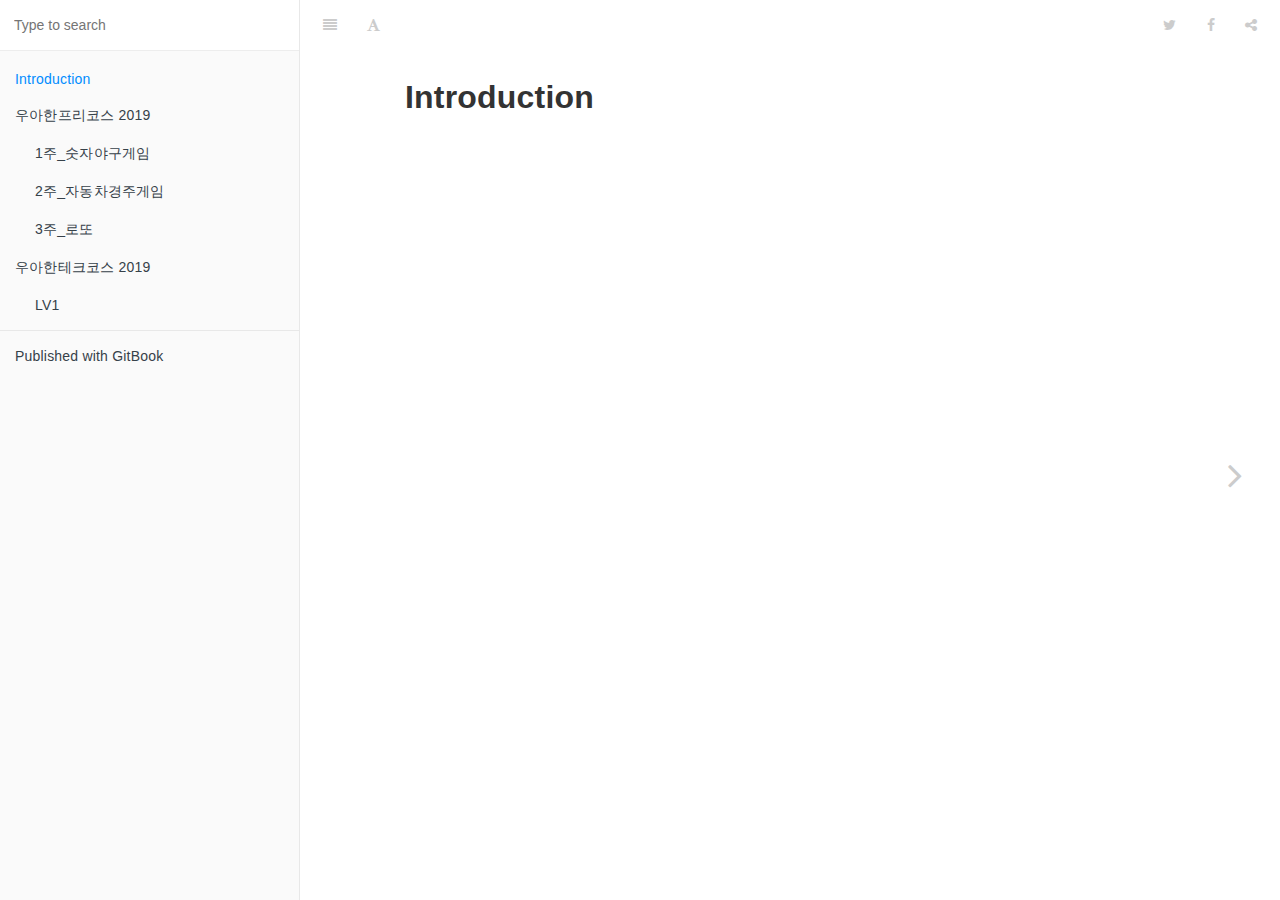
<file: index.html>
<!DOCTYPE HTML>
<html lang="" >
    <head>
        <meta charset="UTF-8">
        <meta content="text/html; charset=utf-8" http-equiv="Content-Type">
        <title>Introduction · GitBook</title>
        <meta http-equiv="X-UA-Compatible" content="IE=edge" />
        <meta name="description" content="">
        <meta name="generator" content="GitBook 3.2.3">
        
        
        
    
    <link rel="stylesheet" href="gitbook/style.css">

    
            
                
                <link rel="stylesheet" href="gitbook/gitbook-plugin-highlight/website.css">
                
            
                
                <link rel="stylesheet" href="gitbook/gitbook-plugin-search/search.css">
                
            
                
                <link rel="stylesheet" href="gitbook/gitbook-plugin-fontsettings/website.css">
                
            
        

    

    
        
        <link rel="stylesheet" href="styles/website.css">
        
    
        
    
        
    
        
    
        
    
        
    

        
    
    
    <meta name="HandheldFriendly" content="true"/>
    <meta name="viewport" content="width=device-width, initial-scale=1, user-scalable=no">
    <meta name="apple-mobile-web-app-capable" content="yes">
    <meta name="apple-mobile-web-app-status-bar-style" content="black">
    <link rel="apple-touch-icon-precomposed" sizes="152x152" href="gitbook/images/apple-touch-icon-precomposed-152.png">
    <link rel="shortcut icon" href="gitbook/images/favicon.ico" type="image/x-icon">

    
    <link rel="next" href="docs/w_freecourse/" />
    
    

    </head>
    <body>
        
<div class="book">
    <div class="book-summary">
        
            
<div id="book-search-input" role="search">
    <input type="text" placeholder="Type to search" />
</div>

            
                <nav role="navigation">
                


<ul class="summary">
    
    

    

    
        
        
    
        <li class="chapter active" data-level="1.1" data-path="./">
            
                <a href="./">
            
                    
                    Introduction
            
                </a>
            

            
        </li>
    
        <li class="chapter " data-level="1.2" data-path="docs/w_freecourse/">
            
                <a href="docs/w_freecourse/">
            
                    
                    우아한프리코스 2019
            
                </a>
            

            
            <ul class="articles">
                
    
        <li class="chapter " data-level="1.2.1" data-path="docs/w_freecourse/baseball.html">
            
                <a href="docs/w_freecourse/baseball.html">
            
                    
                    1주_숫자야구게임
            
                </a>
            

            
        </li>
    
        <li class="chapter " data-level="1.2.2" data-path="docs/w_freecourse/racingcar.html">
            
                <a href="docs/w_freecourse/racingcar.html">
            
                    
                    2주_자동차경주게임
            
                </a>
            

            
        </li>
    
        <li class="chapter " data-level="1.2.3" data-path="docs/w_freecourse/lotto.html">
            
                <a href="docs/w_freecourse/lotto.html">
            
                    
                    3주_로또
            
                </a>
            

            
        </li>
    

            </ul>
            
        </li>
    
        <li class="chapter " data-level="1.3" data-path="docs/w_techcourse/">
            
                <a href="docs/w_techcourse/">
            
                    
                    우아한테크코스 2019
            
                </a>
            

            
            <ul class="articles">
                
    
        <li class="chapter " data-level="1.3.1" data-path="docs/w_techcourse/level1.html">
            
                <a href="docs/w_techcourse/level1.html">
            
                    
                    LV1
            
                </a>
            

            
        </li>
    

            </ul>
            
        </li>
    

    

    <li class="divider"></li>

    <li>
        <a href="https://www.gitbook.com" target="blank" class="gitbook-link">
            Published with GitBook
        </a>
    </li>
</ul>


                </nav>
            
        
    </div>

    <div class="book-body">
        
            <div class="body-inner">
                
                    

<div class="book-header" role="navigation">
    

    <!-- Title -->
    <h1>
        <i class="fa fa-circle-o-notch fa-spin"></i>
        <a href="." >Introduction</a>
    </h1>
</div>




                    <div class="page-wrapper" tabindex="-1" role="main">
                        <div class="page-inner">
                            
<div id="book-search-results">
    <div class="search-noresults">
    
                                <section class="normal markdown-section">
                                
                                <h1 id="introduction">Introduction</h1>

                                
                                </section>
                            
    </div>
    <div class="search-results">
        <div class="has-results">
            
            <h1 class="search-results-title"><span class='search-results-count'></span> results matching "<span class='search-query'></span>"</h1>
            <ul class="search-results-list"></ul>
            
        </div>
        <div class="no-results">
            
            <h1 class="search-results-title">No results matching "<span class='search-query'></span>"</h1>
            
        </div>
    </div>
</div>

                        </div>
                    </div>
                
            </div>

            
                
                
                <a href="docs/w_freecourse/" class="navigation navigation-next navigation-unique" aria-label="Next page: 우아한프리코스 2019">
                    <i class="fa fa-angle-right"></i>
                </a>
                
            
        
    </div>

    <script>
        var gitbook = gitbook || [];
        gitbook.push(function() {
            gitbook.page.hasChanged({"page":{"title":"Introduction","level":"1.1","depth":1,"next":{"title":"우아한프리코스 2019","level":"1.2","depth":1,"path":"docs/w_freecourse/index.md","ref":"docs/w_freecourse/index.md","articles":[{"title":"1주_숫자야구게임","level":"1.2.1","depth":2,"path":"docs/w_freecourse/baseball.md","ref":"docs/w_freecourse/baseball.md","articles":[]},{"title":"2주_자동차경주게임","level":"1.2.2","depth":2,"path":"docs/w_freecourse/racingcar.md","ref":"docs/w_freecourse/racingcar.md","articles":[]},{"title":"3주_로또","level":"1.2.3","depth":2,"path":"docs/w_freecourse/lotto.md","ref":"docs/w_freecourse/lotto.md","articles":[]}]},"dir":"ltr"},"config":{"gitbook":"*","theme":"default","variables":{},"plugins":[],"pluginsConfig":{"highlight":{},"search":{},"lunr":{"maxIndexSize":1000000,"ignoreSpecialCharacters":false},"sharing":{"facebook":true,"twitter":true,"google":false,"weibo":false,"instapaper":false,"vk":false,"all":["facebook","google","twitter","weibo","instapaper"]},"fontsettings":{"theme":"white","family":"sans","size":2},"theme-default":{"styles":{"website":"styles/website.css","pdf":"styles/pdf.css","epub":"styles/epub.css","mobi":"styles/mobi.css","ebook":"styles/ebook.css","print":"styles/print.css"},"showLevel":false}},"structure":{"langs":"LANGS.md","readme":"README.md","glossary":"GLOSSARY.md","summary":"SUMMARY.md"},"pdf":{"pageNumbers":true,"fontSize":12,"fontFamily":"Arial","paperSize":"a4","chapterMark":"pagebreak","pageBreaksBefore":"/","margin":{"right":62,"left":62,"top":56,"bottom":56}},"styles":{"website":"styles/website.css","pdf":"styles/pdf.css","epub":"styles/epub.css","mobi":"styles/mobi.css","ebook":"styles/ebook.css","print":"styles/print.css"}},"file":{"path":"README.md","mtime":"2019-05-06T05:50:49.143Z","type":"markdown"},"gitbook":{"version":"3.2.3","time":"2019-05-26T04:13:10.895Z"},"basePath":".","book":{"language":""}});
        });
    </script>
</div>

        
    <script src="gitbook/gitbook.js"></script>
    <script src="gitbook/theme.js"></script>
    
        
        <script src="gitbook/gitbook-plugin-search/search-engine.js"></script>
        
    
        
        <script src="gitbook/gitbook-plugin-search/search.js"></script>
        
    
        
        <script src="gitbook/gitbook-plugin-lunr/lunr.min.js"></script>
        
    
        
        <script src="gitbook/gitbook-plugin-lunr/search-lunr.js"></script>
        
    
        
        <script src="gitbook/gitbook-plugin-sharing/buttons.js"></script>
        
    
        
        <script src="gitbook/gitbook-plugin-fontsettings/fontsettings.js"></script>
        
    

    </body>
</html>
</file>
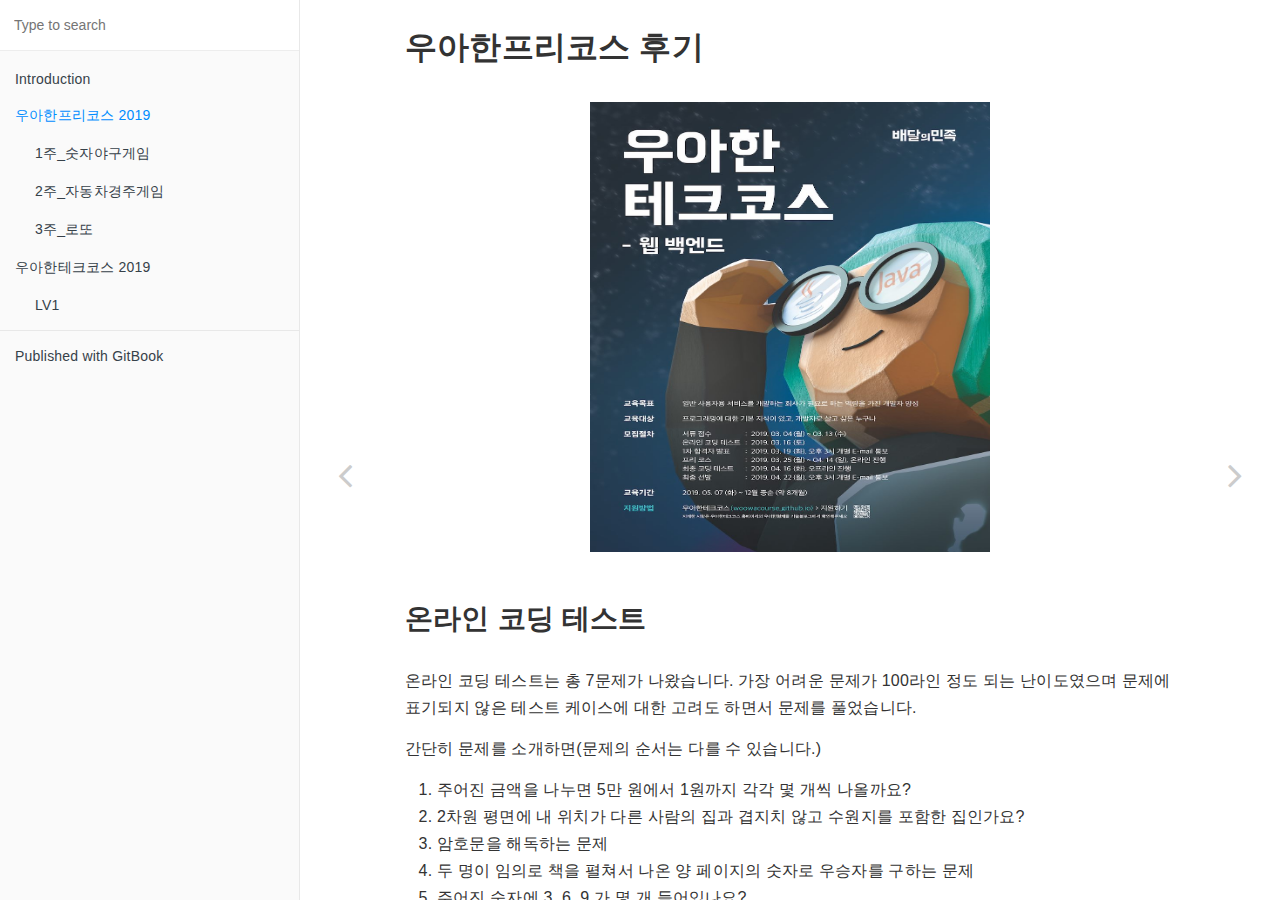
<file: docs/w_freecourse/index.html>
<!DOCTYPE HTML>
<html lang="" >
    <head>
        <meta charset="UTF-8">
        <meta content="text/html; charset=utf-8" http-equiv="Content-Type">
        <title>우아한프리코스 2019 · GitBook</title>
        <meta http-equiv="X-UA-Compatible" content="IE=edge" />
        <meta name="description" content="">
        <meta name="generator" content="GitBook 3.2.3">
        
        
        
    
    <link rel="stylesheet" href="../../gitbook/style.css">

    
            
                
                <link rel="stylesheet" href="../../gitbook/gitbook-plugin-highlight/website.css">
                
            
                
                <link rel="stylesheet" href="../../gitbook/gitbook-plugin-search/search.css">
                
            
                
                <link rel="stylesheet" href="../../gitbook/gitbook-plugin-fontsettings/website.css">
                
            
        

    

    
        
        <link rel="stylesheet" href="../../styles/website.css">
        
    
        
    
        
    
        
    
        
    
        
    

        
    
    
    <meta name="HandheldFriendly" content="true"/>
    <meta name="viewport" content="width=device-width, initial-scale=1, user-scalable=no">
    <meta name="apple-mobile-web-app-capable" content="yes">
    <meta name="apple-mobile-web-app-status-bar-style" content="black">
    <link rel="apple-touch-icon-precomposed" sizes="152x152" href="../../gitbook/images/apple-touch-icon-precomposed-152.png">
    <link rel="shortcut icon" href="../../gitbook/images/favicon.ico" type="image/x-icon">

    
    <link rel="next" href="baseball.html" />
    
    
    <link rel="prev" href="../../" />
    

    </head>
    <body>
        
<div class="book">
    <div class="book-summary">
        
            
<div id="book-search-input" role="search">
    <input type="text" placeholder="Type to search" />
</div>

            
                <nav role="navigation">
                


<ul class="summary">
    
    

    

    
        
        
    
        <li class="chapter " data-level="1.1" data-path="../../">
            
                <a href="../../">
            
                    
                    Introduction
            
                </a>
            

            
        </li>
    
        <li class="chapter active" data-level="1.2" data-path="./">
            
                <a href="./">
            
                    
                    우아한프리코스 2019
            
                </a>
            

            
            <ul class="articles">
                
    
        <li class="chapter " data-level="1.2.1" data-path="baseball.html">
            
                <a href="baseball.html">
            
                    
                    1주_숫자야구게임
            
                </a>
            

            
        </li>
    
        <li class="chapter " data-level="1.2.2" data-path="racingcar.html">
            
                <a href="racingcar.html">
            
                    
                    2주_자동차경주게임
            
                </a>
            

            
        </li>
    
        <li class="chapter " data-level="1.2.3" data-path="lotto.html">
            
                <a href="lotto.html">
            
                    
                    3주_로또
            
                </a>
            

            
        </li>
    

            </ul>
            
        </li>
    
        <li class="chapter " data-level="1.3" data-path="../w_techcourse/">
            
                <a href="../w_techcourse/">
            
                    
                    우아한테크코스 2019
            
                </a>
            

            
            <ul class="articles">
                
    
        <li class="chapter " data-level="1.3.1" data-path="../w_techcourse/level1.html">
            
                <a href="../w_techcourse/level1.html">
            
                    
                    LV1
            
                </a>
            

            
        </li>
    

            </ul>
            
        </li>
    

    

    <li class="divider"></li>

    <li>
        <a href="https://www.gitbook.com" target="blank" class="gitbook-link">
            Published with GitBook
        </a>
    </li>
</ul>


                </nav>
            
        
    </div>

    <div class="book-body">
        
            <div class="body-inner">
                
                    

<div class="book-header" role="navigation">
    

    <!-- Title -->
    <h1>
        <i class="fa fa-circle-o-notch fa-spin"></i>
        <a href="../.." >우아한프리코스 2019</a>
    </h1>
</div>




                    <div class="page-wrapper" tabindex="-1" role="main">
                        <div class="page-inner">
                            
<div id="book-search-results">
    <div class="search-noresults">
    
                                <section class="normal markdown-section">
                                
                                <h1 id="&#xC6B0;&#xC544;&#xD55C;&#xD504;&#xB9AC;&#xCF54;&#xC2A4;-&#xD6C4;&#xAE30;">&#xC6B0;&#xC544;&#xD55C;&#xD504;&#xB9AC;&#xCF54;&#xC2A4; &#xD6C4;&#xAE30;</h1>
<p><a href="http://woowabros.github.io/woowabros/2019/02/08/woowacourse.html" target="_blank"><center><img src="../images/techcourse_poster.jpeg" width="400" height="450"></center></a></p>
<h2 id="&#xC628;&#xB77C;&#xC778;-&#xCF54;&#xB529;-&#xD14C;&#xC2A4;&#xD2B8;">&#xC628;&#xB77C;&#xC778; &#xCF54;&#xB529; &#xD14C;&#xC2A4;&#xD2B8;</h2>
<p>&#xC628;&#xB77C;&#xC778; &#xCF54;&#xB529; &#xD14C;&#xC2A4;&#xD2B8;&#xB294; &#xCD1D; 7&#xBB38;&#xC81C;&#xAC00; &#xB098;&#xC654;&#xC2B5;&#xB2C8;&#xB2E4;. &#xAC00;&#xC7A5; &#xC5B4;&#xB824;&#xC6B4; &#xBB38;&#xC81C;&#xAC00; 100&#xB77C;&#xC778; &#xC815;&#xB3C4; &#xB418;&#xB294; &#xB09C;&#xC774;&#xB3C4;&#xC600;&#xC73C;&#xBA70;
&#xBB38;&#xC81C;&#xC5D0; &#xD45C;&#xAE30;&#xB418;&#xC9C0; &#xC54A;&#xC740; &#xD14C;&#xC2A4;&#xD2B8; &#xCF00;&#xC774;&#xC2A4;&#xC5D0; &#xB300;&#xD55C; &#xACE0;&#xB824;&#xB3C4; &#xD558;&#xBA74;&#xC11C; &#xBB38;&#xC81C;&#xB97C; &#xD480;&#xC5C8;&#xC2B5;&#xB2C8;&#xB2E4;.  </p>
<p>&#xAC04;&#xB2E8;&#xD788; &#xBB38;&#xC81C;&#xB97C; &#xC18C;&#xAC1C;&#xD558;&#xBA74;(&#xBB38;&#xC81C;&#xC758; &#xC21C;&#xC11C;&#xB294; &#xB2E4;&#xB97C; &#xC218; &#xC788;&#xC2B5;&#xB2C8;&#xB2E4;.)</p>
<ol>
<li>&#xC8FC;&#xC5B4;&#xC9C4; &#xAE08;&#xC561;&#xC744; &#xB098;&#xB204;&#xBA74; 5&#xB9CC; &#xC6D0;&#xC5D0;&#xC11C; 1&#xC6D0;&#xAE4C;&#xC9C0; &#xAC01;&#xAC01; &#xBA87; &#xAC1C;&#xC529; &#xB098;&#xC62C;&#xAE4C;&#xC694;?</li>
<li>2&#xCC28;&#xC6D0; &#xD3C9;&#xBA74;&#xC5D0; &#xB0B4; &#xC704;&#xCE58;&#xAC00; &#xB2E4;&#xB978; &#xC0AC;&#xB78C;&#xC758; &#xC9D1;&#xACFC; &#xACB9;&#xC9C0;&#xCE58; &#xC54A;&#xACE0; &#xC218;&#xC6D0;&#xC9C0;&#xB97C; &#xD3EC;&#xD568;&#xD55C; &#xC9D1;&#xC778;&#xAC00;&#xC694;?</li>
<li>&#xC554;&#xD638;&#xBB38;&#xC744; &#xD574;&#xB3C5;&#xD558;&#xB294; &#xBB38;&#xC81C;</li>
<li>&#xB450; &#xBA85;&#xC774; &#xC784;&#xC758;&#xB85C; &#xCC45;&#xC744; &#xD3BC;&#xCCD0;&#xC11C; &#xB098;&#xC628; &#xC591; &#xD398;&#xC774;&#xC9C0;&#xC758; &#xC22B;&#xC790;&#xB85C; &#xC6B0;&#xC2B9;&#xC790;&#xB97C; &#xAD6C;&#xD558;&#xB294; &#xBB38;&#xC81C;</li>
<li>&#xC8FC;&#xC5B4;&#xC9C4; &#xC22B;&#xC790;&#xC5D0; 3, 6, 9 &#xAC00; &#xBA87; &#xAC1C; &#xB4E4;&#xC5B4;&#xC788;&#xB098;&#xC694;?</li>
<li>&#xC8FC;&#xC5B4;&#xC9C4; &#xB85C;&#xADF8;&#xB97C; &#xBD84;&#xC11D;&#xD558;&#xB294; &#xBB38;&#xC81C;</li>
<li>&#xC8FC;&#xC5B4;&#xC9C4; &#xBB38;&#xC790;&#xB97C; &#xADDC;&#xCE59;&#xC5D0; &#xB530;&#xB77C; &#xBCC0;&#xD658;&#xD558;&#xB294; &#xBB38;&#xC81C;</li>
</ol>
<p>&#xD2B9;&#xC815;&#xD55C; &#xC54C;&#xACE0;&#xB9AC;&#xC998; &#xBB38;&#xC81C;&#xBCF4;&#xB2E4;&#xB294; &#xBB38;&#xC790;&#xB97C; &#xB098;&#xB204;&#xC5B4; &#xCC98;&#xB9AC;&#xD558;&#xAC70;&#xB098; &#xC22B;&#xC790;&#xB97C; &#xBB38;&#xC790;&#xB85C; &#xBC14;&#xAFB8;&#xC5B4;&#xC11C;
&#xD558;&#xB098;&#xC529; &#xCC98;&#xB9AC;&#xD558;&#xB294; &#xB4F1;&#xC758; &#xB17C;&#xB9AC;&#xC801;&#xC778; &#xC0DD;&#xAC01;&#xC744; &#xBB3B;&#xB294; &#xBB38;&#xC81C;&#xAC00; &#xB098;&#xC654;&#xB2E4;&#xACE0; &#xC0DD;&#xAC01;&#xD569;&#xB2C8;&#xB2E4;.</p>
<h2 id="&#xD504;&#xB9AC;&#xCF54;&#xC2A4;">&#xD504;&#xB9AC;&#xCF54;&#xC2A4;</h2>
<p>1&#xCC28; &#xC2EC;&#xC0AC;&#xC5D0; &#xD1B5;&#xACFC;&#xD558;&#xBA74; 3&#xC8FC;&#xAC04;&#xC758; &#xD504;&#xB9AC;&#xCF54;&#xC2A4;&#xAC00; &#xC9C4;&#xD589;&#xB429;&#xB2C8;&#xB2E4;.</p>
<p><a href="https://yunheehyeon.github.io/docs/images/freecourse_info.png" target="_blank"><center><img src="../images/freecourse_info.png" width="400" height="300"></center></a></p>
<h6 id="&#xD504;&#xB9AC;&#xCF54;&#xC2A4;-&#xACFC;&#xC815;-&#xC548;&#xB0B4;-&#xC774;&#xBA54;&#xC77C;"><center>&#xD504;&#xB9AC;&#xCF54;&#xC2A4; &#xACFC;&#xC815; &#xC548;&#xB0B4; &#xC774;&#xBA54;&#xC77C;</center></h6>
<p>&#xAC01; &#xC8FC;&#xCC28;&#xAC00; &#xB05D;&#xB0A0;&#xB54C;&#xB9C8;&#xB2E4; &#xACFC;&#xC815;&#xC744; &#xC9C4;&#xD589;&#xD558;&#xB294; &#xC0AC;&#xB78C;&#xB4E4;&#xC758; &#xACF5;&#xD1B5;&#xC801;&#xC778; &#xBB38;&#xC81C;&#xC5D0; &#xB300;&#xD55C; &#xD53C;&#xB4DC;&#xBC31;&#xC774; &#xC8FC;&#xC5B4;&#xC9D1;&#xB2C8;&#xB2E4;. &#xB2E4;&#xC74C; &#xACFC;&#xC81C;&#xC5D0; &#xD53C;&#xB4DC;&#xBC31; &#xBC1B;&#xC740;
&#xBD80;&#xBD84;&#xC744; &#xACE0;&#xB824;&#xD574;&#xC11C; &#xBB38;&#xC81C;&#xB97C; &#xD480;&#xC5B4;&#xC57C; &#xD55C;&#xB2E4;&#xACE0; &#xC0DD;&#xAC01;&#xD588;&#xC2B5;&#xB2C8;&#xB2E4;. &#xACFC;&#xC81C;&#xC758; &#xC81C;&#xC57D;&#xC0AC;&#xD56D;&#xC5D0; &#xB300;&#xD55C; &#xC774;&#xC720;&#xB3C4; &#xC0DD;&#xAC01;&#xD574;&#xBCF4;&#xBA74;&#xC11C; &#xBB38;&#xC81C;&#xB97C; &#xD480;&#xC5C8;&#xC2B5;&#xB2C8;&#xB2E4;.</p>
<ul>
<li>1&#xC8FC;&#xCC28; - &#xC22B;&#xC790;&#xC57C;&#xAD6C; &#xAC8C;&#xC784;</li>
<li>2&#xC8FC;&#xCC28; - &#xC790;&#xB3D9;&#xCC28; &#xACBD;&#xC8FC; &#xAC8C;&#xC784;</li>
<li>3&#xC8FC;&#xCC28; - &#xB85C;&#xB610; &#xAC8C;&#xC784;</li>
</ul>
<h2 id="&#xC624;&#xD504;&#xB77C;&#xC778;-&#xCF54;&#xB529;-&#xD14C;&#xC2A4;&#xD2B8;">&#xC624;&#xD504;&#xB77C;&#xC778; &#xCF54;&#xB529; &#xD14C;&#xC2A4;&#xD2B8;</h2>
<p>&#xD504;&#xB9AC;&#xCF54;&#xC2A4;&#xC5D0;&#xC11C; &#xACFC;&#xC81C;&#xB97C; &#xC218;&#xD589;&#xD588;&#xB358; &#xBC29;&#xC2DD; &#xADF8;&#xB300;&#xB85C; &#xC624;&#xD504;&#xB77C;&#xC778;&#xC5D0;&#xC11C; &#xC9C4;&#xD589;&#xD569;&#xB2C8;&#xB2E4;. &#xD504;&#xB9AC;&#xCF54;&#xC2A4;&#xB97C; &#xC131;&#xC2E4;&#xD788; &#xD558;&#xC600;&#xB2E4;&#xBA74; &#xB2F9;&#xD669;&#xD558;&#xC9C0; 
&#xC54A;&#xACE0; &#xBB38;&#xC81C;&#xB97C; &#xD478;&#xC2DC;&#xBA74; &#xB429;&#xB2C8;&#xB2E4;. &#xD504;&#xB9AC;&#xCF54;&#xC2A4;&#xC758; &#xACFC;&#xC81C;&#xC640; &#xBE44;&#xAD50;&#xD558;&#xBA74; &#xBB38;&#xC81C;&#xC758; &#xBCFC;&#xB968;&#xC774; &#xCEE4;&#xC84C;&#xB2E4;&#xB294; &#xC0DD;&#xAC01;&#xC774;
&#xB4E4;&#xC5C8;&#xC2B5;&#xB2C8;&#xB2E4;. &#xD504;&#xB9AC;&#xCF54;&#xC2A4;&#xC5D0;&#xC11C; &#xD074;&#xB798;&#xC2A4;&#xB97C; &#xBD84;&#xB9AC;&#xD558;&#xACE0; &#xD074;&#xB798;&#xC2A4;&#xC758; &#xAD00;&#xACC4;&#xB97C; &#xB9FA;&#xB294; &#xACFC;&#xC815;&#xC744; &#xC798; &#xC774;&#xD574;&#xD588;&#xC73C;&#xBA74; &#xCDA9;&#xBD84;&#xD788; &#xD480; &#xC218; &#xC788;&#xB294;
&#xBB38;&#xC81C;&#xB77C;&#xACE0; &#xC0DD;&#xAC01;&#xD588;&#xC2B5;&#xB2C8;&#xB2E4;. &#xADF8;&#xB2E4;&#xC74C;&#xC740; 4&#xC2DC;&#xAC04; &#xB3D9;&#xC548; &#xC9D1;&#xC911;&#xD574;&#xC11C; &#xBB38;&#xC81C;&#xB97C; &#xD478;&#xB294; &#xAC83;&#xC774; &#xC911;&#xC694;&#xD558;&#xACA0;&#xC2B5;&#xB2C8;&#xB2E4;. </p>
<h2 id="&#xC120;&#xBC1C;-&#xACFC;&#xC815;-&#xB09C;&#xC774;&#xB3C4;">&#xC120;&#xBC1C; &#xACFC;&#xC815; &#xB09C;&#xC774;&#xB3C4;</h2>
<p>1&#xCC28; &#xC2EC;&#xC0AC;, 3&#xC8FC;&#xAC04;&#xC758; &#xD504;&#xB9AC;&#xCF54;&#xC2A4;, &#xC624;&#xD504;&#xB77C;&#xC778; &#xCF54;&#xB529; &#xD14C;&#xC2A4;&#xD2B8;&#xAE4C;&#xC9C0; &#xC120;&#xBC1C; &#xACFC;&#xC815;&#xC774; &#xC0C1;&#xB2F9;&#xD788; &#xAE38;&#xB2E4;&#xACE0; &#xC0DD;&#xAC01;&#xD560; &#xC218; &#xC788;&#xC2B5;&#xB2C8;&#xB2E4;.
&#xD558;&#xC9C0;&#xB9CC; &#xB2E8;&#xC21C;&#xD788; &#xC54C;&#xACE0;&#xB9AC;&#xC998;&#xB9CC;&#xC73C;&#xB85C; &#xC2E4;&#xB825;&#xC744; &#xD310;&#xAC00;&#xB984;&#xD558;&#xC9C0; &#xC54A;&#xACE0; &#xCF54;&#xB529; &#xCEE8;&#xBCA4;&#xC158;&#xACFC; 8&#xAC1C;&#xC6D4;&#xAC04;&#xC758; &#xACFC;&#xC815;&#xC744; &#xC9C0;&#xC18D;&#xD560; &#xC218; &#xC788;&#xB294; &#xC131;&#xC2E4;&#xC131;&#xC5D0;
&#xB300;&#xD55C; &#xBD80;&#xBD84;&#xC744; &#xB354; &#xC911;&#xC810;&#xC801;&#xC73C;&#xB85C; &#xD3C9;&#xAC00;&#xD588;&#xB2E4;&#xACE0; &#xC0DD;&#xAC01;&#xD569;&#xB2C8;&#xB2E4;. </p>
<p>&#xB3C4;&#xC804;&#xC744; &#xACE0;&#xBBFC;&#xD558;&#xB294; &#xC0AC;&#xB78C;&#xC774;&#xB77C;&#xBA74;</p>
<ul>
<li>300&#xB77C;&#xC778; &#xC815;&#xB3C4;&#xC758; &#xD504;&#xB85C;&#xADF8;&#xB798;&#xBC0D; &#xAD6C;&#xD604;&#xC774; &#xAC00;&#xB2A5;&#xD55C; &#xC218;&#xC900;</li>
<li>&#xD568;&#xC218;, &#xBCC0;&#xC218;, &#xB370;&#xC774;&#xD130; &#xD0C0;&#xC785;, &#xC870;&#xAC74;&#xBB38;, &#xBC18;&#xBCF5;&#xBB38;&#xC744; &#xD65C;&#xC6A9;&#xD574; &#xD504;&#xB85C;&#xADF8;&#xB798;&#xBC0D; &#xAD6C;&#xD604;&#xC774; &#xAC00;&#xB2A5;&#xD55C; &#xC218;&#xC900;</li>
<li>&#xAD6C;&#xD604;&#xD55C; &#xC18C;&#xC2A4; &#xCF54;&#xB4DC;&#xB97C; git&#xACFC; &#xAC19;&#xC740; &#xC18C;&#xC2A4;&#xCF54;&#xB4DC; &#xAD00;&#xB9AC; &#xB3C4;&#xAD6C;&#xC5D0; &#xCD94;&#xAC00;&#xD560; &#xC218; &#xC788;&#xB294; &#xC218;&#xC900;</li>
</ul>
<p>8&#xAC1C;&#xC6D4;&#xAC04;&#xC758; &#xACFC;&#xC815;&#xC744; &#xC9C0;&#xC18D;&#xD560; &#xB3D9;&#xAE30;, &#xC131;&#xC2E4;&#xD568;, &#xAC04;&#xC808;&#xD568;&#xC774; &#xC788;&#xB2E4;&#xBA74; &#xAF2D; &#xB3C4;&#xC804;&#xD574; &#xBCF4;&#xC2DC;&#xAE38; &#xBC14;&#xB78D;&#xB2C8;&#xB2E4;.</p>

                                
                                </section>
                            
    </div>
    <div class="search-results">
        <div class="has-results">
            
            <h1 class="search-results-title"><span class='search-results-count'></span> results matching "<span class='search-query'></span>"</h1>
            <ul class="search-results-list"></ul>
            
        </div>
        <div class="no-results">
            
            <h1 class="search-results-title">No results matching "<span class='search-query'></span>"</h1>
            
        </div>
    </div>
</div>

                        </div>
                    </div>
                
            </div>

            
                
                <a href="../../" class="navigation navigation-prev " aria-label="Previous page: Introduction">
                    <i class="fa fa-angle-left"></i>
                </a>
                
                
                <a href="baseball.html" class="navigation navigation-next " aria-label="Next page: 1주_숫자야구게임">
                    <i class="fa fa-angle-right"></i>
                </a>
                
            
        
    </div>

    <script>
        var gitbook = gitbook || [];
        gitbook.push(function() {
            gitbook.page.hasChanged({"page":{"title":"우아한프리코스 2019","level":"1.2","depth":1,"next":{"title":"1주_숫자야구게임","level":"1.2.1","depth":2,"path":"docs/w_freecourse/baseball.md","ref":"docs/w_freecourse/baseball.md","articles":[]},"previous":{"title":"Introduction","level":"1.1","depth":1,"path":"README.md","ref":"README.md","articles":[]},"dir":"ltr"},"config":{"gitbook":"*","theme":"default","variables":{},"plugins":[],"pluginsConfig":{"highlight":{},"search":{},"lunr":{"maxIndexSize":1000000,"ignoreSpecialCharacters":false},"sharing":{"facebook":true,"twitter":true,"google":false,"weibo":false,"instapaper":false,"vk":false,"all":["facebook","google","twitter","weibo","instapaper"]},"fontsettings":{"theme":"white","family":"sans","size":2},"theme-default":{"styles":{"website":"styles/website.css","pdf":"styles/pdf.css","epub":"styles/epub.css","mobi":"styles/mobi.css","ebook":"styles/ebook.css","print":"styles/print.css"},"showLevel":false}},"structure":{"langs":"LANGS.md","readme":"README.md","glossary":"GLOSSARY.md","summary":"SUMMARY.md"},"pdf":{"pageNumbers":true,"fontSize":12,"fontFamily":"Arial","paperSize":"a4","chapterMark":"pagebreak","pageBreaksBefore":"/","margin":{"right":62,"left":62,"top":56,"bottom":56}},"styles":{"website":"styles/website.css","pdf":"styles/pdf.css","epub":"styles/epub.css","mobi":"styles/mobi.css","ebook":"styles/ebook.css","print":"styles/print.css"}},"file":{"path":"docs/w_freecourse/index.md","mtime":"2019-05-15T13:36:02.907Z","type":"markdown"},"gitbook":{"version":"3.2.3","time":"2019-05-26T04:13:10.895Z"},"basePath":"../..","book":{"language":""}});
        });
    </script>
</div>

        
    <script src="../../gitbook/gitbook.js"></script>
    <script src="../../gitbook/theme.js"></script>
    
        
        <script src="../../gitbook/gitbook-plugin-search/search-engine.js"></script>
        
    
        
        <script src="../../gitbook/gitbook-plugin-search/search.js"></script>
        
    
        
        <script src="../../gitbook/gitbook-plugin-lunr/lunr.min.js"></script>
        
    
        
        <script src="../../gitbook/gitbook-plugin-lunr/search-lunr.js"></script>
        
    
        
        <script src="../../gitbook/gitbook-plugin-sharing/buttons.js"></script>
        
    
        
        <script src="../../gitbook/gitbook-plugin-fontsettings/fontsettings.js"></script>
        
    

    </body>
</html>
</file>
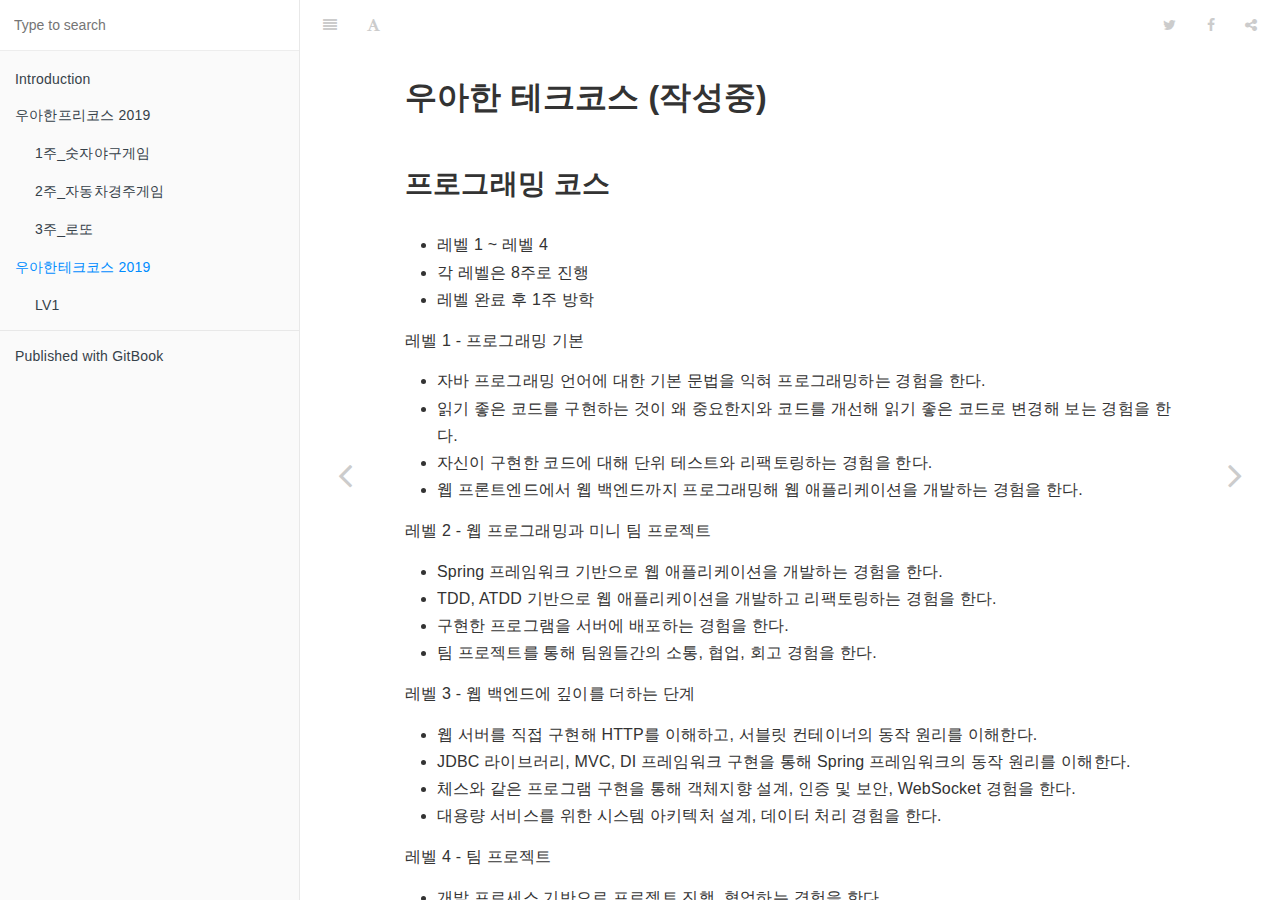
<file: docs/w_techcourse/index.html>
<!DOCTYPE HTML>
<html lang="" >
    <head>
        <meta charset="UTF-8">
        <meta content="text/html; charset=utf-8" http-equiv="Content-Type">
        <title>우아한테크코스 2019 · GitBook</title>
        <meta http-equiv="X-UA-Compatible" content="IE=edge" />
        <meta name="description" content="">
        <meta name="generator" content="GitBook 3.2.3">
        
        
        
    
    <link rel="stylesheet" href="../../gitbook/style.css">

    
            
                
                <link rel="stylesheet" href="../../gitbook/gitbook-plugin-highlight/website.css">
                
            
                
                <link rel="stylesheet" href="../../gitbook/gitbook-plugin-search/search.css">
                
            
                
                <link rel="stylesheet" href="../../gitbook/gitbook-plugin-fontsettings/website.css">
                
            
        

    

    
        
        <link rel="stylesheet" href="../../styles/website.css">
        
    
        
    
        
    
        
    
        
    
        
    

        
    
    
    <meta name="HandheldFriendly" content="true"/>
    <meta name="viewport" content="width=device-width, initial-scale=1, user-scalable=no">
    <meta name="apple-mobile-web-app-capable" content="yes">
    <meta name="apple-mobile-web-app-status-bar-style" content="black">
    <link rel="apple-touch-icon-precomposed" sizes="152x152" href="../../gitbook/images/apple-touch-icon-precomposed-152.png">
    <link rel="shortcut icon" href="../../gitbook/images/favicon.ico" type="image/x-icon">

    
    <link rel="next" href="level1.html" />
    
    
    <link rel="prev" href="../w_freecourse/lotto.html" />
    

    </head>
    <body>
        
<div class="book">
    <div class="book-summary">
        
            
<div id="book-search-input" role="search">
    <input type="text" placeholder="Type to search" />
</div>

            
                <nav role="navigation">
                


<ul class="summary">
    
    

    

    
        
        
    
        <li class="chapter " data-level="1.1" data-path="../../">
            
                <a href="../../">
            
                    
                    Introduction
            
                </a>
            

            
        </li>
    
        <li class="chapter " data-level="1.2" data-path="../w_freecourse/">
            
                <a href="../w_freecourse/">
            
                    
                    우아한프리코스 2019
            
                </a>
            

            
            <ul class="articles">
                
    
        <li class="chapter " data-level="1.2.1" data-path="../w_freecourse/baseball.html">
            
                <a href="../w_freecourse/baseball.html">
            
                    
                    1주_숫자야구게임
            
                </a>
            

            
        </li>
    
        <li class="chapter " data-level="1.2.2" data-path="../w_freecourse/racingcar.html">
            
                <a href="../w_freecourse/racingcar.html">
            
                    
                    2주_자동차경주게임
            
                </a>
            

            
        </li>
    
        <li class="chapter " data-level="1.2.3" data-path="../w_freecourse/lotto.html">
            
                <a href="../w_freecourse/lotto.html">
            
                    
                    3주_로또
            
                </a>
            

            
        </li>
    

            </ul>
            
        </li>
    
        <li class="chapter active" data-level="1.3" data-path="./">
            
                <a href="./">
            
                    
                    우아한테크코스 2019
            
                </a>
            

            
            <ul class="articles">
                
    
        <li class="chapter " data-level="1.3.1" data-path="level1.html">
            
                <a href="level1.html">
            
                    
                    LV1
            
                </a>
            

            
        </li>
    

            </ul>
            
        </li>
    

    

    <li class="divider"></li>

    <li>
        <a href="https://www.gitbook.com" target="blank" class="gitbook-link">
            Published with GitBook
        </a>
    </li>
</ul>


                </nav>
            
        
    </div>

    <div class="book-body">
        
            <div class="body-inner">
                
                    

<div class="book-header" role="navigation">
    

    <!-- Title -->
    <h1>
        <i class="fa fa-circle-o-notch fa-spin"></i>
        <a href="../.." >우아한테크코스 2019</a>
    </h1>
</div>




                    <div class="page-wrapper" tabindex="-1" role="main">
                        <div class="page-inner">
                            
<div id="book-search-results">
    <div class="search-noresults">
    
                                <section class="normal markdown-section">
                                
                                <h1 id="&#xC6B0;&#xC544;&#xD55C;-&#xD14C;&#xD06C;&#xCF54;&#xC2A4;-&#xC791;&#xC131;&#xC911;">&#xC6B0;&#xC544;&#xD55C; &#xD14C;&#xD06C;&#xCF54;&#xC2A4; (&#xC791;&#xC131;&#xC911;)</h1>
<h2 id="&#xD504;&#xB85C;&#xADF8;&#xB798;&#xBC0D;-&#xCF54;&#xC2A4;">&#xD504;&#xB85C;&#xADF8;&#xB798;&#xBC0D; &#xCF54;&#xC2A4;</h2>
<ul>
<li>&#xB808;&#xBCA8; 1 ~ &#xB808;&#xBCA8; 4</li>
<li>&#xAC01; &#xB808;&#xBCA8;&#xC740; 8&#xC8FC;&#xB85C; &#xC9C4;&#xD589;</li>
<li>&#xB808;&#xBCA8; &#xC644;&#xB8CC; &#xD6C4; 1&#xC8FC; &#xBC29;&#xD559;</li>
</ul>
<p>&#xB808;&#xBCA8; 1 - &#xD504;&#xB85C;&#xADF8;&#xB798;&#xBC0D; &#xAE30;&#xBCF8;</p>
<ul>
<li>&#xC790;&#xBC14; &#xD504;&#xB85C;&#xADF8;&#xB798;&#xBC0D; &#xC5B8;&#xC5B4;&#xC5D0; &#xB300;&#xD55C; &#xAE30;&#xBCF8; &#xBB38;&#xBC95;&#xC744; &#xC775;&#xD600; &#xD504;&#xB85C;&#xADF8;&#xB798;&#xBC0D;&#xD558;&#xB294; &#xACBD;&#xD5D8;&#xC744; &#xD55C;&#xB2E4;.</li>
<li>&#xC77D;&#xAE30; &#xC88B;&#xC740; &#xCF54;&#xB4DC;&#xB97C; &#xAD6C;&#xD604;&#xD558;&#xB294; &#xAC83;&#xC774; &#xC65C; &#xC911;&#xC694;&#xD55C;&#xC9C0;&#xC640; &#xCF54;&#xB4DC;&#xB97C; &#xAC1C;&#xC120;&#xD574; &#xC77D;&#xAE30; &#xC88B;&#xC740; &#xCF54;&#xB4DC;&#xB85C; &#xBCC0;&#xACBD;&#xD574; &#xBCF4;&#xB294; &#xACBD;&#xD5D8;&#xC744; &#xD55C;&#xB2E4;.</li>
<li>&#xC790;&#xC2E0;&#xC774; &#xAD6C;&#xD604;&#xD55C; &#xCF54;&#xB4DC;&#xC5D0; &#xB300;&#xD574; &#xB2E8;&#xC704; &#xD14C;&#xC2A4;&#xD2B8;&#xC640; &#xB9AC;&#xD329;&#xD1A0;&#xB9C1;&#xD558;&#xB294; &#xACBD;&#xD5D8;&#xC744; &#xD55C;&#xB2E4;.</li>
<li>&#xC6F9; &#xD504;&#xB860;&#xD2B8;&#xC5D4;&#xB4DC;&#xC5D0;&#xC11C; &#xC6F9; &#xBC31;&#xC5D4;&#xB4DC;&#xAE4C;&#xC9C0; &#xD504;&#xB85C;&#xADF8;&#xB798;&#xBC0D;&#xD574; &#xC6F9; &#xC560;&#xD50C;&#xB9AC;&#xCF00;&#xC774;&#xC158;&#xC744; &#xAC1C;&#xBC1C;&#xD558;&#xB294; &#xACBD;&#xD5D8;&#xC744; &#xD55C;&#xB2E4;.</li>
</ul>
<p>&#xB808;&#xBCA8; 2 - &#xC6F9; &#xD504;&#xB85C;&#xADF8;&#xB798;&#xBC0D;&#xACFC; &#xBBF8;&#xB2C8; &#xD300; &#xD504;&#xB85C;&#xC81D;&#xD2B8;</p>
<ul>
<li>Spring &#xD504;&#xB808;&#xC784;&#xC6CC;&#xD06C; &#xAE30;&#xBC18;&#xC73C;&#xB85C; &#xC6F9; &#xC560;&#xD50C;&#xB9AC;&#xCF00;&#xC774;&#xC158;&#xC744; &#xAC1C;&#xBC1C;&#xD558;&#xB294; &#xACBD;&#xD5D8;&#xC744; &#xD55C;&#xB2E4;.</li>
<li>TDD, ATDD &#xAE30;&#xBC18;&#xC73C;&#xB85C; &#xC6F9; &#xC560;&#xD50C;&#xB9AC;&#xCF00;&#xC774;&#xC158;&#xC744; &#xAC1C;&#xBC1C;&#xD558;&#xACE0; &#xB9AC;&#xD329;&#xD1A0;&#xB9C1;&#xD558;&#xB294; &#xACBD;&#xD5D8;&#xC744; &#xD55C;&#xB2E4;.</li>
<li>&#xAD6C;&#xD604;&#xD55C; &#xD504;&#xB85C;&#xADF8;&#xB7A8;&#xC744; &#xC11C;&#xBC84;&#xC5D0; &#xBC30;&#xD3EC;&#xD558;&#xB294; &#xACBD;&#xD5D8;&#xC744; &#xD55C;&#xB2E4;.</li>
<li>&#xD300; &#xD504;&#xB85C;&#xC81D;&#xD2B8;&#xB97C; &#xD1B5;&#xD574; &#xD300;&#xC6D0;&#xB4E4;&#xAC04;&#xC758; &#xC18C;&#xD1B5;, &#xD611;&#xC5C5;, &#xD68C;&#xACE0; &#xACBD;&#xD5D8;&#xC744; &#xD55C;&#xB2E4;.</li>
</ul>
<p>&#xB808;&#xBCA8; 3 - &#xC6F9; &#xBC31;&#xC5D4;&#xB4DC;&#xC5D0; &#xAE4A;&#xC774;&#xB97C; &#xB354;&#xD558;&#xB294; &#xB2E8;&#xACC4;</p>
<ul>
<li>&#xC6F9; &#xC11C;&#xBC84;&#xB97C; &#xC9C1;&#xC811; &#xAD6C;&#xD604;&#xD574; HTTP&#xB97C; &#xC774;&#xD574;&#xD558;&#xACE0;, &#xC11C;&#xBE14;&#xB9BF; &#xCEE8;&#xD14C;&#xC774;&#xB108;&#xC758; &#xB3D9;&#xC791; &#xC6D0;&#xB9AC;&#xB97C; &#xC774;&#xD574;&#xD55C;&#xB2E4;.</li>
<li>JDBC &#xB77C;&#xC774;&#xBE0C;&#xB7EC;&#xB9AC;, MVC, DI &#xD504;&#xB808;&#xC784;&#xC6CC;&#xD06C; &#xAD6C;&#xD604;&#xC744; &#xD1B5;&#xD574; Spring &#xD504;&#xB808;&#xC784;&#xC6CC;&#xD06C;&#xC758; &#xB3D9;&#xC791; &#xC6D0;&#xB9AC;&#xB97C; &#xC774;&#xD574;&#xD55C;&#xB2E4;.</li>
<li>&#xCCB4;&#xC2A4;&#xC640; &#xAC19;&#xC740; &#xD504;&#xB85C;&#xADF8;&#xB7A8; &#xAD6C;&#xD604;&#xC744; &#xD1B5;&#xD574; &#xAC1D;&#xCCB4;&#xC9C0;&#xD5A5; &#xC124;&#xACC4;, &#xC778;&#xC99D; &#xBC0F; &#xBCF4;&#xC548;, WebSocket &#xACBD;&#xD5D8;&#xC744; &#xD55C;&#xB2E4;.</li>
<li>&#xB300;&#xC6A9;&#xB7C9; &#xC11C;&#xBE44;&#xC2A4;&#xB97C; &#xC704;&#xD55C; &#xC2DC;&#xC2A4;&#xD15C; &#xC544;&#xD0A4;&#xD14D;&#xCC98; &#xC124;&#xACC4;, &#xB370;&#xC774;&#xD130; &#xCC98;&#xB9AC; &#xACBD;&#xD5D8;&#xC744; &#xD55C;&#xB2E4;.</li>
</ul>
<p>&#xB808;&#xBCA8; 4 - &#xD300; &#xD504;&#xB85C;&#xC81D;&#xD2B8;</p>
<ul>
<li>&#xAC1C;&#xBC1C; &#xD504;&#xB85C;&#xC138;&#xC2A4; &#xAE30;&#xBC18;&#xC73C;&#xB85C; &#xD504;&#xB85C;&#xC81D;&#xD2B8; &#xC9C4;&#xD589;, &#xD611;&#xC5C5;&#xD558;&#xB294; &#xACBD;&#xD5D8;&#xC744; &#xD55C;&#xB2E4;.</li>
<li>&#xBC30;&#xD3EC;&#xB97C; &#xC790;&#xB3D9;&#xD654;&#xD558;&#xACE0;, &#xD53C;&#xB4DC;&#xBC31;&#xC744; &#xBC1B;&#xC544; &#xC9C0;&#xC18D;&#xC801;&#xC73C;&#xB85C; &#xAC1C;&#xC120;&#xD558;&#xB294; &#xACBD;&#xD5D8;&#xC744; &#xD55C;&#xB2E4;.</li>
</ul>

                                
                                </section>
                            
    </div>
    <div class="search-results">
        <div class="has-results">
            
            <h1 class="search-results-title"><span class='search-results-count'></span> results matching "<span class='search-query'></span>"</h1>
            <ul class="search-results-list"></ul>
            
        </div>
        <div class="no-results">
            
            <h1 class="search-results-title">No results matching "<span class='search-query'></span>"</h1>
            
        </div>
    </div>
</div>

                        </div>
                    </div>
                
            </div>

            
                
                <a href="../w_freecourse/lotto.html" class="navigation navigation-prev " aria-label="Previous page: 3주_로또">
                    <i class="fa fa-angle-left"></i>
                </a>
                
                
                <a href="level1.html" class="navigation navigation-next " aria-label="Next page: LV1">
                    <i class="fa fa-angle-right"></i>
                </a>
                
            
        
    </div>

    <script>
        var gitbook = gitbook || [];
        gitbook.push(function() {
            gitbook.page.hasChanged({"page":{"title":"우아한테크코스 2019","level":"1.3","depth":1,"next":{"title":"LV1","level":"1.3.1","depth":2,"path":"docs/w_techcourse/level1.md","ref":"docs/w_techcourse/level1.md","articles":[]},"previous":{"title":"3주_로또","level":"1.2.3","depth":2,"path":"docs/w_freecourse/lotto.md","ref":"docs/w_freecourse/lotto.md","articles":[]},"dir":"ltr"},"config":{"gitbook":"*","theme":"default","variables":{},"plugins":[],"pluginsConfig":{"highlight":{},"search":{},"lunr":{"maxIndexSize":1000000,"ignoreSpecialCharacters":false},"sharing":{"facebook":true,"twitter":true,"google":false,"weibo":false,"instapaper":false,"vk":false,"all":["facebook","google","twitter","weibo","instapaper"]},"fontsettings":{"theme":"white","family":"sans","size":2},"theme-default":{"styles":{"website":"styles/website.css","pdf":"styles/pdf.css","epub":"styles/epub.css","mobi":"styles/mobi.css","ebook":"styles/ebook.css","print":"styles/print.css"},"showLevel":false}},"structure":{"langs":"LANGS.md","readme":"README.md","glossary":"GLOSSARY.md","summary":"SUMMARY.md"},"pdf":{"pageNumbers":true,"fontSize":12,"fontFamily":"Arial","paperSize":"a4","chapterMark":"pagebreak","pageBreaksBefore":"/","margin":{"right":62,"left":62,"top":56,"bottom":56}},"styles":{"website":"styles/website.css","pdf":"styles/pdf.css","epub":"styles/epub.css","mobi":"styles/mobi.css","ebook":"styles/ebook.css","print":"styles/print.css"}},"file":{"path":"docs/w_techcourse/index.md","mtime":"2019-05-15T13:36:02.580Z","type":"markdown"},"gitbook":{"version":"3.2.3","time":"2019-05-26T04:13:10.895Z"},"basePath":"../..","book":{"language":""}});
        });
    </script>
</div>

        
    <script src="../../gitbook/gitbook.js"></script>
    <script src="../../gitbook/theme.js"></script>
    
        
        <script src="../../gitbook/gitbook-plugin-search/search-engine.js"></script>
        
    
        
        <script src="../../gitbook/gitbook-plugin-search/search.js"></script>
        
    
        
        <script src="../../gitbook/gitbook-plugin-lunr/lunr.min.js"></script>
        
    
        
        <script src="../../gitbook/gitbook-plugin-lunr/search-lunr.js"></script>
        
    
        
        <script src="../../gitbook/gitbook-plugin-sharing/buttons.js"></script>
        
    
        
        <script src="../../gitbook/gitbook-plugin-fontsettings/fontsettings.js"></script>
        
    

    </body>
</html>
</file>
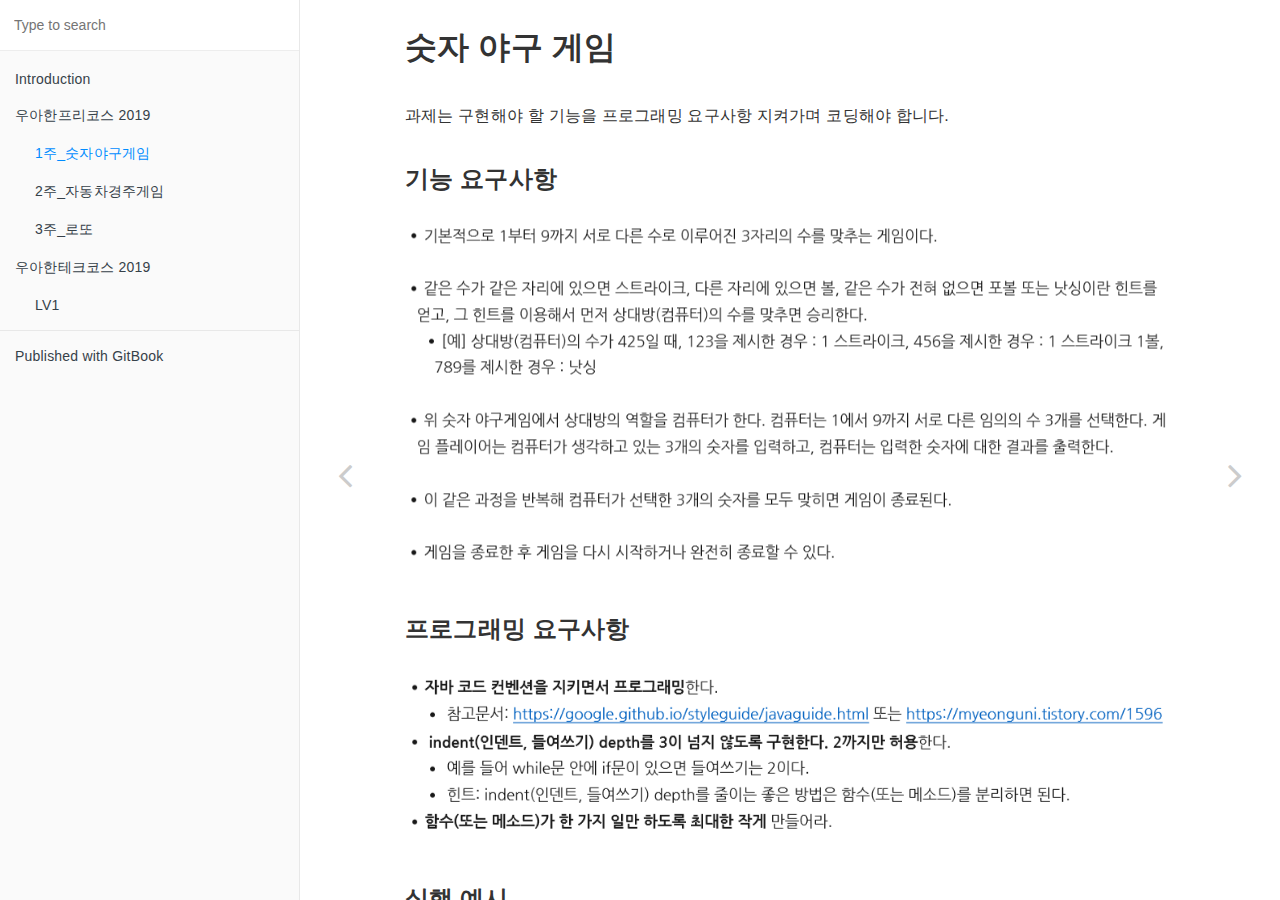
<file: docs/w_freecourse/baseball.html>
<!DOCTYPE HTML>
<html lang="" >
    <head>
        <meta charset="UTF-8">
        <meta content="text/html; charset=utf-8" http-equiv="Content-Type">
        <title>1주_숫자야구게임 · GitBook</title>
        <meta http-equiv="X-UA-Compatible" content="IE=edge" />
        <meta name="description" content="">
        <meta name="generator" content="GitBook 3.2.3">
        
        
        
    
    <link rel="stylesheet" href="../../gitbook/style.css">

    
            
                
                <link rel="stylesheet" href="../../gitbook/gitbook-plugin-highlight/website.css">
                
            
                
                <link rel="stylesheet" href="../../gitbook/gitbook-plugin-search/search.css">
                
            
                
                <link rel="stylesheet" href="../../gitbook/gitbook-plugin-fontsettings/website.css">
                
            
        

    

    
        
        <link rel="stylesheet" href="../../styles/website.css">
        
    
        
    
        
    
        
    
        
    
        
    

        
    
    
    <meta name="HandheldFriendly" content="true"/>
    <meta name="viewport" content="width=device-width, initial-scale=1, user-scalable=no">
    <meta name="apple-mobile-web-app-capable" content="yes">
    <meta name="apple-mobile-web-app-status-bar-style" content="black">
    <link rel="apple-touch-icon-precomposed" sizes="152x152" href="../../gitbook/images/apple-touch-icon-precomposed-152.png">
    <link rel="shortcut icon" href="../../gitbook/images/favicon.ico" type="image/x-icon">

    
    <link rel="next" href="racingcar.html" />
    
    
    <link rel="prev" href="./" />
    

    </head>
    <body>
        
<div class="book">
    <div class="book-summary">
        
            
<div id="book-search-input" role="search">
    <input type="text" placeholder="Type to search" />
</div>

            
                <nav role="navigation">
                


<ul class="summary">
    
    

    

    
        
        
    
        <li class="chapter " data-level="1.1" data-path="../../">
            
                <a href="../../">
            
                    
                    Introduction
            
                </a>
            

            
        </li>
    
        <li class="chapter " data-level="1.2" data-path="./">
            
                <a href="./">
            
                    
                    우아한프리코스 2019
            
                </a>
            

            
            <ul class="articles">
                
    
        <li class="chapter active" data-level="1.2.1" data-path="baseball.html">
            
                <a href="baseball.html">
            
                    
                    1주_숫자야구게임
            
                </a>
            

            
        </li>
    
        <li class="chapter " data-level="1.2.2" data-path="racingcar.html">
            
                <a href="racingcar.html">
            
                    
                    2주_자동차경주게임
            
                </a>
            

            
        </li>
    
        <li class="chapter " data-level="1.2.3" data-path="lotto.html">
            
                <a href="lotto.html">
            
                    
                    3주_로또
            
                </a>
            

            
        </li>
    

            </ul>
            
        </li>
    
        <li class="chapter " data-level="1.3" data-path="../w_techcourse/">
            
                <a href="../w_techcourse/">
            
                    
                    우아한테크코스 2019
            
                </a>
            

            
            <ul class="articles">
                
    
        <li class="chapter " data-level="1.3.1" data-path="../w_techcourse/level1.html">
            
                <a href="../w_techcourse/level1.html">
            
                    
                    LV1
            
                </a>
            

            
        </li>
    

            </ul>
            
        </li>
    

    

    <li class="divider"></li>

    <li>
        <a href="https://www.gitbook.com" target="blank" class="gitbook-link">
            Published with GitBook
        </a>
    </li>
</ul>


                </nav>
            
        
    </div>

    <div class="book-body">
        
            <div class="body-inner">
                
                    

<div class="book-header" role="navigation">
    

    <!-- Title -->
    <h1>
        <i class="fa fa-circle-o-notch fa-spin"></i>
        <a href="../.." >1주_숫자야구게임</a>
    </h1>
</div>




                    <div class="page-wrapper" tabindex="-1" role="main">
                        <div class="page-inner">
                            
<div id="book-search-results">
    <div class="search-noresults">
    
                                <section class="normal markdown-section">
                                
                                <h1 id="&#xC22B;&#xC790;-&#xC57C;&#xAD6C;-&#xAC8C;&#xC784;">&#xC22B;&#xC790; &#xC57C;&#xAD6C; &#xAC8C;&#xC784;</h1>
<p>&#xACFC;&#xC81C;&#xB294; &#xAD6C;&#xD604;&#xD574;&#xC57C; &#xD560; &#xAE30;&#xB2A5;&#xC744; &#xD504;&#xB85C;&#xADF8;&#xB798;&#xBC0D; &#xC694;&#xAD6C;&#xC0AC;&#xD56D; &#xC9C0;&#xCF1C;&#xAC00;&#xBA70; &#xCF54;&#xB529;&#xD574;&#xC57C; &#xD569;&#xB2C8;&#xB2E4;.</p>
<h3 id="&#xAE30;&#xB2A5;-&#xC694;&#xAD6C;&#xC0AC;&#xD56D;">&#xAE30;&#xB2A5; &#xC694;&#xAD6C;&#xC0AC;&#xD56D;</h3>
<p><img src="../images/baseball_fun.png" alt="baseball_fun"></p>
<h3 id="&#xD504;&#xB85C;&#xADF8;&#xB798;&#xBC0D;-&#xC694;&#xAD6C;&#xC0AC;&#xD56D;">&#xD504;&#xB85C;&#xADF8;&#xB798;&#xBC0D; &#xC694;&#xAD6C;&#xC0AC;&#xD56D;</h3>
<p><img src="../images/baseball_code.png" alt="baseball_code"></p>
<h3 id="&#xC2E4;&#xD589;-&#xC608;&#xC2DC;">&#xC2E4;&#xD589; &#xC608;&#xC2DC;</h3>
<p><img src="../images/baseball_ex.png" alt="baseball_ex"></p>
<p>&#xACFC;&#xC81C;&#xB294; &#xC778;&#xD130;&#xB137;&#xC5D0; &#xAC80;&#xC0C9;&#xD558;&#xBA74; &#xB098;&#xC624;&#xB294; &#xAC04;&#xB2E8;&#xD55C; &#xC218;&#xC900;&#xC758; &#xBB38;&#xC81C;&#xC600;&#xC2B5;&#xB2C8;&#xB2E4;. &#xD558;&#xC9C0;&#xB9CC; &#xCF54;&#xB529; &#xCEE8;&#xBCA4;&#xC158;&#xC5D0; &#xB300;&#xD55C; &#xBD80;&#xBD84;&#xC740;
&#xD3C9;&#xC18C;&#xC5D0; &#xC798; &#xD6C8;&#xB828;&#xB418;&#xC5B4; &#xC788;&#xC9C0; &#xC54A;&#xC73C;&#xBA74; &#xC9C0;&#xD0A4;&#xAE30; &#xD798;&#xB4E4;&#xB2E4;&#xB294; &#xC0DD;&#xAC01;&#xC774; &#xB4E4;&#xC5C8;&#xC2B5;&#xB2C8;&#xB2E4;. &#xAE43; &#xD5C8;&#xBE0C;&#xC5D0; &#xACFC;&#xC81C;&#xB97C; &#xC62C;&#xB9AC;&#xB294; &#xBC29;&#xBC95;&#xB3C4; 
&#xC798; &#xC815;&#xB9AC;&#xB41C; &#xBB38;&#xC11C;&#xB97C; &#xC81C;&#xACF5;&#xD558;&#xAE30; &#xB54C;&#xBB38;&#xC5D0; &#xD504;&#xB9AC;&#xCF54;&#xC2A4;&#xB9CC;&#xC73C;&#xB85C;&#xB3C4; &#xACF5;&#xBD80;&#xAC00; &#xB41C;&#xB2E4;&#xB294; &#xC0DD;&#xAC01;&#xC774; &#xB4E4;&#xC5C8;&#xC2B5;&#xB2C8;&#xB2E4;.</p>
<p><a href="https://github.com/woowacourse/woowacourse-docs/tree/master/precourse" target="_blank">&#xD504;&#xB9AC;&#xCF54;&#xC2A4; &#xACFC;&#xC81C; &#xC81C;&#xCD9C; &#xBC29;&#xBC95;</a> </p>
<h3 id="&#xD53C;&#xB4DC;&#xBC31;">&#xD53C;&#xB4DC;&#xBC31;</h3>
<p>1&#xC8FC;&#xCC28;&#xC758; &#xACFC;&#xC81C;&#xAC00; &#xB05D;&#xB098;&#xACE0; 2&#xC8FC;&#xCC28; &#xACFC;&#xC81C;&#xAC00; &#xB098;&#xC62C; &#xB54C; 1&#xC8FC;&#xCC28; &#xACFC;&#xC81C;&#xC5D0; &#xB300;&#xD55C; &#xD53C;&#xB4DC;&#xBC31;&#xC744; &#xC90D;&#xB2C8;&#xB2E4;.
&#xAC1C;&#xC778;&#xC5D0; &#xB300;&#xD55C; &#xD53C;&#xB4DC;&#xBC31;&#xC740; &#xC544;&#xB2C8;&#xC9C0;&#xB9CC; &#xD504;&#xB9AC;&#xCF54;&#xC2A4;&#xB97C; &#xC9C4;&#xD589;&#xD558;&#xB294; &#xB9CE;&#xC740; &#xBD84;&#xB4E4;&#xC774; &#xC2E4;&#xC218;&#xD558;&#xACE0; &#xC788;&#xB294; &#xBD80;&#xBD84;&#xC785;&#xB2C8;&#xB2E4;.</p>
<ul>
<li>&#xC774;&#xB984;&#xC744; &#xD1B5;&#xD574; &#xC758;&#xB3C4;&#xB97C; &#xB4DC;&#xB7EC;&#xB0B4;&#xAE30; - &#xBCC0;&#xC218;, &#xD568;&#xC218;, &#xD074;&#xB798;&#xC2A4; &#xC774;&#xB984;</li>
<li>&#xCD95;&#xC57D;&#xD558;&#xC9C0; &#xC54A;&#xAE30; - &#xC758;&#xB3C4;&#xAC00; &#xB4DC;&#xB7EC;&#xB098;&#xBA74; &#xAE38;&#xC5B4;&#xC838;&#xB3C4; &#xC88B;&#xC74C;</li>
<li>&#xC758;&#xBBF8; &#xC5C6;&#xB294; &#xC8FC;&#xC11D;&#xC744; &#xB2EC;&#xC9C0; &#xC54A;&#xAE30;</li>
<li>&#xAC12;&#xC744; &#xD558;&#xB4DC;&#xCF54;&#xB529;&#xD558;&#xC9C0; &#xC54A;&#xAE30;</li>
<li>&#xBD88;&#xD544;&#xC694;&#xD558;&#xAC8C; &#xACF5;&#xBC31; &#xB77C;&#xC778;&#xC744; &#xB9CC;&#xB4E4;&#xC9C0; &#xC54A;&#xB294;&#xB2E4;. - &#xCF54;&#xB4DC;&#xC0C1; &#xBB38;&#xB9E5;&#xC774; &#xB2EC;&#xB77C;&#xC9C0;&#xB294; &#xBD80;&#xBD84; &#xB744;&#xC6B0;&#xAE30; </li>
</ul>
<p>&#xC774; &#xBC16;&#xC5D0;&#xB3C4; &#xB2E4;&#xC591;&#xD55C; &#xD53C;&#xB4DC;&#xBC31;&#xC744; &#xC8FC;&#xC5C8;&#xC2B5;&#xB2C8;&#xB2E4;.</p>
<h3 id="&#xD6C4;&#xAE30;">&#xD6C4;&#xAE30;</h3>
<p>&#xD568;&#xC218;&#xAC00; &#xD55C; &#xAC00;&#xC9C0; &#xC77C;&#xB9CC; &#xD558;&#xB3C4;&#xB85D; &#xCD5C;&#xB300;&#xD55C; &#xC791;&#xAC8C; &#xB9CC;&#xB4DC;&#xB294; &#xACFC;&#xC815;&#xC740; &quot;&#xC774; &#xC815;&#xB3C4;&#xB3C4; &#xBD84;&#xB9AC;&#xD574;&#xC57C; &#xD558;&#xB098;?&quot; &#xD560; &#xC815;&#xB3C4;&#xB85C; &#xB098;&#xB220; &#xBCF4;&#xBA74; &#xC88B;&#xACA0;&#xC2B5;&#xB2C8;&#xB2E4;.
&#xC758;&#xC678;&#xB85C; &#xB9CC;&#xB4E4;&#xC5B4; &#xB193;&#xC740; &#xD568;&#xC218;&#xB97C; &#xC7AC;&#xC0AC;&#xC6A9;&#xD560; &#xACBD;&#xC6B0;&#xAC00; &#xB9CE;&#xC558;&#xC2B5;&#xB2C8;&#xB2E4;. &#xACFC;&#xC81C; &#xC911;&#xC5D0; &#xAC12;&#xC744; &#xD558;&#xB4DC;&#xCF54;&#xB529;&#xD55C; &#xACBD;&#xC6B0;&#xAC00; &#xB9CE;&#xC558;&#xB294;&#xB370; &#xCF54;&#xB4DC;&#xC758; &#xAE38;&#xC774;&#xAC00;
&#xAE38;&#xC5B4;&#xC9C0;&#xACE0; &#xBCF5;&#xC7A1;&#xD574;&#xC9C0;&#xBA74; &#xC0C1;&#xC218;&#xB85C; &#xB9CC;&#xB4E4;&#xC5B4; &#xC0AC;&#xC6A9;&#xD558;&#xB294; &#xAC83;&#xC774; &#xCF54;&#xB4DC;&#xC758; &#xAC00;&#xB3C5;&#xC131;&#xC774; &#xB192;&#xC544;&#xC9C0;&#xACE0; &#xAC12;&#xC744; &#xBCC0;&#xACBD;&#xD558;&#xAE30; &#xC27D;&#xC2B5;&#xB2C8;&#xB2E4;.</p>
<p>&#xCD9C;&#xCC98;</p>
<p><img src="../images/logo.png" width="170" height="50"></p>

                                
                                </section>
                            
    </div>
    <div class="search-results">
        <div class="has-results">
            
            <h1 class="search-results-title"><span class='search-results-count'></span> results matching "<span class='search-query'></span>"</h1>
            <ul class="search-results-list"></ul>
            
        </div>
        <div class="no-results">
            
            <h1 class="search-results-title">No results matching "<span class='search-query'></span>"</h1>
            
        </div>
    </div>
</div>

                        </div>
                    </div>
                
            </div>

            
                
                <a href="./" class="navigation navigation-prev " aria-label="Previous page: 우아한프리코스 2019">
                    <i class="fa fa-angle-left"></i>
                </a>
                
                
                <a href="racingcar.html" class="navigation navigation-next " aria-label="Next page: 2주_자동차경주게임">
                    <i class="fa fa-angle-right"></i>
                </a>
                
            
        
    </div>

    <script>
        var gitbook = gitbook || [];
        gitbook.push(function() {
            gitbook.page.hasChanged({"page":{"title":"1주_숫자야구게임","level":"1.2.1","depth":2,"next":{"title":"2주_자동차경주게임","level":"1.2.2","depth":2,"path":"docs/w_freecourse/racingcar.md","ref":"docs/w_freecourse/racingcar.md","articles":[]},"previous":{"title":"우아한프리코스 2019","level":"1.2","depth":1,"path":"docs/w_freecourse/index.md","ref":"docs/w_freecourse/index.md","articles":[{"title":"1주_숫자야구게임","level":"1.2.1","depth":2,"path":"docs/w_freecourse/baseball.md","ref":"docs/w_freecourse/baseball.md","articles":[]},{"title":"2주_자동차경주게임","level":"1.2.2","depth":2,"path":"docs/w_freecourse/racingcar.md","ref":"docs/w_freecourse/racingcar.md","articles":[]},{"title":"3주_로또","level":"1.2.3","depth":2,"path":"docs/w_freecourse/lotto.md","ref":"docs/w_freecourse/lotto.md","articles":[]}]},"dir":"ltr"},"config":{"gitbook":"*","theme":"default","variables":{},"plugins":[],"pluginsConfig":{"highlight":{},"search":{},"lunr":{"maxIndexSize":1000000,"ignoreSpecialCharacters":false},"sharing":{"facebook":true,"twitter":true,"google":false,"weibo":false,"instapaper":false,"vk":false,"all":["facebook","google","twitter","weibo","instapaper"]},"fontsettings":{"theme":"white","family":"sans","size":2},"theme-default":{"styles":{"website":"styles/website.css","pdf":"styles/pdf.css","epub":"styles/epub.css","mobi":"styles/mobi.css","ebook":"styles/ebook.css","print":"styles/print.css"},"showLevel":false}},"structure":{"langs":"LANGS.md","readme":"README.md","glossary":"GLOSSARY.md","summary":"SUMMARY.md"},"pdf":{"pageNumbers":true,"fontSize":12,"fontFamily":"Arial","paperSize":"a4","chapterMark":"pagebreak","pageBreaksBefore":"/","margin":{"right":62,"left":62,"top":56,"bottom":56}},"styles":{"website":"styles/website.css","pdf":"styles/pdf.css","epub":"styles/epub.css","mobi":"styles/mobi.css","ebook":"styles/ebook.css","print":"styles/print.css"}},"file":{"path":"docs/w_freecourse/baseball.md","mtime":"2019-05-15T13:36:02.825Z","type":"markdown"},"gitbook":{"version":"3.2.3","time":"2019-05-26T04:13:10.895Z"},"basePath":"../..","book":{"language":""}});
        });
    </script>
</div>

        
    <script src="../../gitbook/gitbook.js"></script>
    <script src="../../gitbook/theme.js"></script>
    
        
        <script src="../../gitbook/gitbook-plugin-search/search-engine.js"></script>
        
    
        
        <script src="../../gitbook/gitbook-plugin-search/search.js"></script>
        
    
        
        <script src="../../gitbook/gitbook-plugin-lunr/lunr.min.js"></script>
        
    
        
        <script src="../../gitbook/gitbook-plugin-lunr/search-lunr.js"></script>
        
    
        
        <script src="../../gitbook/gitbook-plugin-sharing/buttons.js"></script>
        
    
        
        <script src="../../gitbook/gitbook-plugin-fontsettings/fontsettings.js"></script>
        
    

    </body>
</html>
</file>
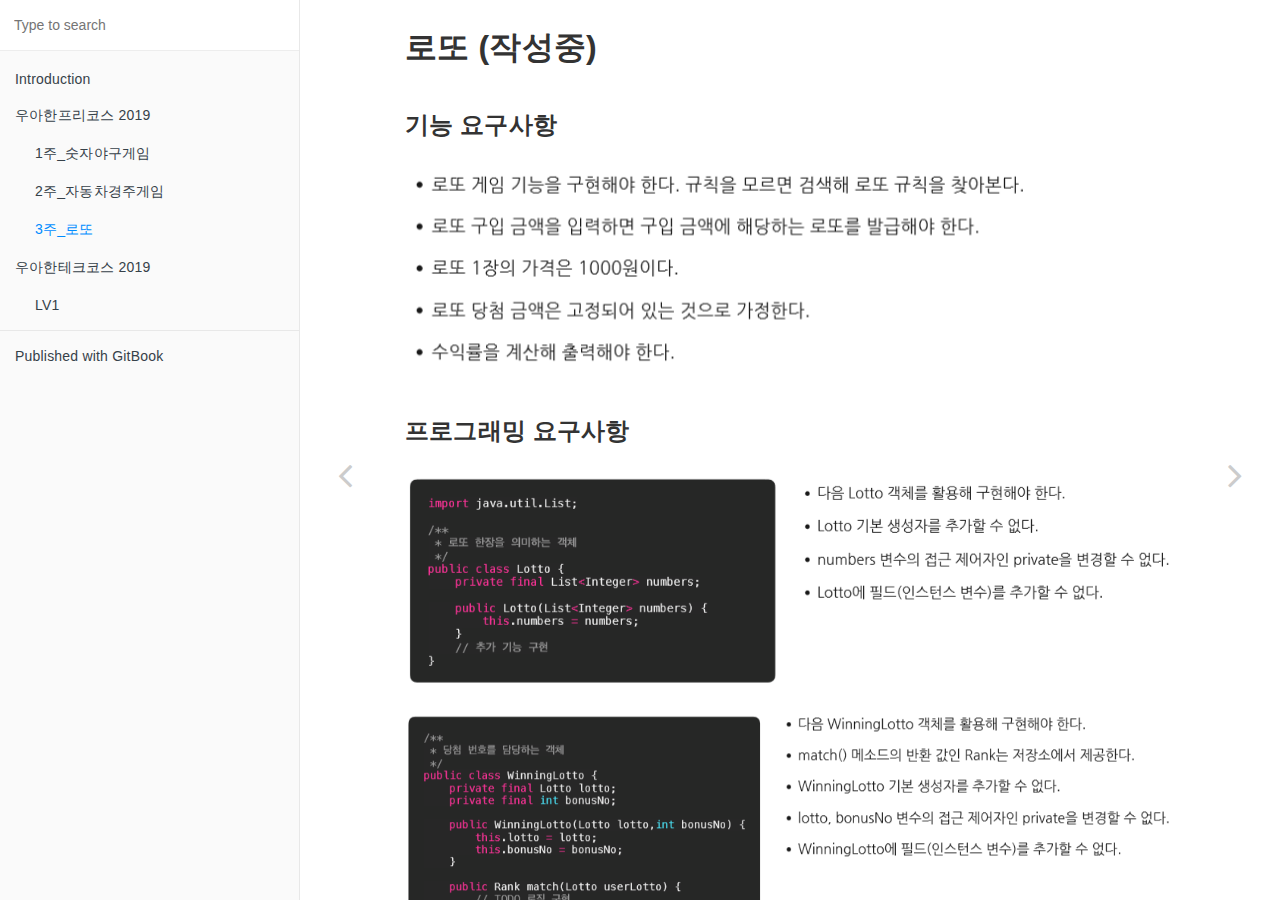
<file: docs/w_freecourse/lotto.html>
<!DOCTYPE HTML>
<html lang="" >
    <head>
        <meta charset="UTF-8">
        <meta content="text/html; charset=utf-8" http-equiv="Content-Type">
        <title>3주_로또 · GitBook</title>
        <meta http-equiv="X-UA-Compatible" content="IE=edge" />
        <meta name="description" content="">
        <meta name="generator" content="GitBook 3.2.3">
        
        
        
    
    <link rel="stylesheet" href="../../gitbook/style.css">

    
            
                
                <link rel="stylesheet" href="../../gitbook/gitbook-plugin-highlight/website.css">
                
            
                
                <link rel="stylesheet" href="../../gitbook/gitbook-plugin-search/search.css">
                
            
                
                <link rel="stylesheet" href="../../gitbook/gitbook-plugin-fontsettings/website.css">
                
            
        

    

    
        
        <link rel="stylesheet" href="../../styles/website.css">
        
    
        
    
        
    
        
    
        
    
        
    

        
    
    
    <meta name="HandheldFriendly" content="true"/>
    <meta name="viewport" content="width=device-width, initial-scale=1, user-scalable=no">
    <meta name="apple-mobile-web-app-capable" content="yes">
    <meta name="apple-mobile-web-app-status-bar-style" content="black">
    <link rel="apple-touch-icon-precomposed" sizes="152x152" href="../../gitbook/images/apple-touch-icon-precomposed-152.png">
    <link rel="shortcut icon" href="../../gitbook/images/favicon.ico" type="image/x-icon">

    
    <link rel="next" href="../w_techcourse/" />
    
    
    <link rel="prev" href="racingcar.html" />
    

    </head>
    <body>
        
<div class="book">
    <div class="book-summary">
        
            
<div id="book-search-input" role="search">
    <input type="text" placeholder="Type to search" />
</div>

            
                <nav role="navigation">
                


<ul class="summary">
    
    

    

    
        
        
    
        <li class="chapter " data-level="1.1" data-path="../../">
            
                <a href="../../">
            
                    
                    Introduction
            
                </a>
            

            
        </li>
    
        <li class="chapter " data-level="1.2" data-path="./">
            
                <a href="./">
            
                    
                    우아한프리코스 2019
            
                </a>
            

            
            <ul class="articles">
                
    
        <li class="chapter " data-level="1.2.1" data-path="baseball.html">
            
                <a href="baseball.html">
            
                    
                    1주_숫자야구게임
            
                </a>
            

            
        </li>
    
        <li class="chapter " data-level="1.2.2" data-path="racingcar.html">
            
                <a href="racingcar.html">
            
                    
                    2주_자동차경주게임
            
                </a>
            

            
        </li>
    
        <li class="chapter active" data-level="1.2.3" data-path="lotto.html">
            
                <a href="lotto.html">
            
                    
                    3주_로또
            
                </a>
            

            
        </li>
    

            </ul>
            
        </li>
    
        <li class="chapter " data-level="1.3" data-path="../w_techcourse/">
            
                <a href="../w_techcourse/">
            
                    
                    우아한테크코스 2019
            
                </a>
            

            
            <ul class="articles">
                
    
        <li class="chapter " data-level="1.3.1" data-path="../w_techcourse/level1.html">
            
                <a href="../w_techcourse/level1.html">
            
                    
                    LV1
            
                </a>
            

            
        </li>
    

            </ul>
            
        </li>
    

    

    <li class="divider"></li>

    <li>
        <a href="https://www.gitbook.com" target="blank" class="gitbook-link">
            Published with GitBook
        </a>
    </li>
</ul>


                </nav>
            
        
    </div>

    <div class="book-body">
        
            <div class="body-inner">
                
                    

<div class="book-header" role="navigation">
    

    <!-- Title -->
    <h1>
        <i class="fa fa-circle-o-notch fa-spin"></i>
        <a href="../.." >3주_로또</a>
    </h1>
</div>




                    <div class="page-wrapper" tabindex="-1" role="main">
                        <div class="page-inner">
                            
<div id="book-search-results">
    <div class="search-noresults">
    
                                <section class="normal markdown-section">
                                
                                <h1 id="&#xB85C;&#xB610;-&#xC791;&#xC131;&#xC911;">&#xB85C;&#xB610; (&#xC791;&#xC131;&#xC911;)</h1>
<h3 id="&#xAE30;&#xB2A5;-&#xC694;&#xAD6C;&#xC0AC;&#xD56D;">&#xAE30;&#xB2A5; &#xC694;&#xAD6C;&#xC0AC;&#xD56D;</h3>
<p><img src="../images/lotto_fun.png" alt="lotto_fun"></p>
<h3 id="&#xD504;&#xB85C;&#xADF8;&#xB798;&#xBC0D;-&#xC694;&#xAD6C;&#xC0AC;&#xD56D;">&#xD504;&#xB85C;&#xADF8;&#xB798;&#xBC0D; &#xC694;&#xAD6C;&#xC0AC;&#xD56D;</h3>
<p><img src="../images/lotto_code1.png" alt="lotto_code"></p>
<p><img src="../images/lotto_code2.png" alt="lotto_code"></p>
<p><img src="../images/lotto_code3.png" alt="lotto_code"></p>
<h3 id="&#xC2E4;&#xD589;-&#xC608;&#xC2DC;">&#xC2E4;&#xD589; &#xC608;&#xC2DC;</h3>
<p><img src="../images/racingcar_ex.png" alt="lotto_ex"></p>
<h3 id="&#xD53C;&#xB4DC;&#xBC31;">&#xD53C;&#xB4DC;&#xBC31;</h3>
<h3 id="&#xD6C4;&#xAE30;">&#xD6C4;&#xAE30;</h3>
<p>&#xCD9C;&#xCC98;</p>
<p><img src="../images/logo.png" width="170" height="50"></p>

                                
                                </section>
                            
    </div>
    <div class="search-results">
        <div class="has-results">
            
            <h1 class="search-results-title"><span class='search-results-count'></span> results matching "<span class='search-query'></span>"</h1>
            <ul class="search-results-list"></ul>
            
        </div>
        <div class="no-results">
            
            <h1 class="search-results-title">No results matching "<span class='search-query'></span>"</h1>
            
        </div>
    </div>
</div>

                        </div>
                    </div>
                
            </div>

            
                
                <a href="racingcar.html" class="navigation navigation-prev " aria-label="Previous page: 2주_자동차경주게임">
                    <i class="fa fa-angle-left"></i>
                </a>
                
                
                <a href="../w_techcourse/" class="navigation navigation-next " aria-label="Next page: 우아한테크코스 2019">
                    <i class="fa fa-angle-right"></i>
                </a>
                
            
        
    </div>

    <script>
        var gitbook = gitbook || [];
        gitbook.push(function() {
            gitbook.page.hasChanged({"page":{"title":"3주_로또","level":"1.2.3","depth":2,"next":{"title":"우아한테크코스 2019","level":"1.3","depth":1,"path":"docs/w_techcourse/index.md","ref":"docs/w_techcourse/index.md","articles":[{"title":"LV1","level":"1.3.1","depth":2,"path":"docs/w_techcourse/level1.md","ref":"docs/w_techcourse/level1.md","articles":[]}]},"previous":{"title":"2주_자동차경주게임","level":"1.2.2","depth":2,"path":"docs/w_freecourse/racingcar.md","ref":"docs/w_freecourse/racingcar.md","articles":[]},"dir":"ltr"},"config":{"gitbook":"*","theme":"default","variables":{},"plugins":[],"pluginsConfig":{"highlight":{},"search":{},"lunr":{"maxIndexSize":1000000,"ignoreSpecialCharacters":false},"sharing":{"facebook":true,"twitter":true,"google":false,"weibo":false,"instapaper":false,"vk":false,"all":["facebook","google","twitter","weibo","instapaper"]},"fontsettings":{"theme":"white","family":"sans","size":2},"theme-default":{"styles":{"website":"styles/website.css","pdf":"styles/pdf.css","epub":"styles/epub.css","mobi":"styles/mobi.css","ebook":"styles/ebook.css","print":"styles/print.css"},"showLevel":false}},"structure":{"langs":"LANGS.md","readme":"README.md","glossary":"GLOSSARY.md","summary":"SUMMARY.md"},"pdf":{"pageNumbers":true,"fontSize":12,"fontFamily":"Arial","paperSize":"a4","chapterMark":"pagebreak","pageBreaksBefore":"/","margin":{"right":62,"left":62,"top":56,"bottom":56}},"styles":{"website":"styles/website.css","pdf":"styles/pdf.css","epub":"styles/epub.css","mobi":"styles/mobi.css","ebook":"styles/ebook.css","print":"styles/print.css"}},"file":{"path":"docs/w_freecourse/lotto.md","mtime":"2019-05-15T13:36:02.971Z","type":"markdown"},"gitbook":{"version":"3.2.3","time":"2019-05-26T04:13:10.895Z"},"basePath":"../..","book":{"language":""}});
        });
    </script>
</div>

        
    <script src="../../gitbook/gitbook.js"></script>
    <script src="../../gitbook/theme.js"></script>
    
        
        <script src="../../gitbook/gitbook-plugin-search/search-engine.js"></script>
        
    
        
        <script src="../../gitbook/gitbook-plugin-search/search.js"></script>
        
    
        
        <script src="../../gitbook/gitbook-plugin-lunr/lunr.min.js"></script>
        
    
        
        <script src="../../gitbook/gitbook-plugin-lunr/search-lunr.js"></script>
        
    
        
        <script src="../../gitbook/gitbook-plugin-sharing/buttons.js"></script>
        
    
        
        <script src="../../gitbook/gitbook-plugin-fontsettings/fontsettings.js"></script>
        
    

    </body>
</html>
</file>
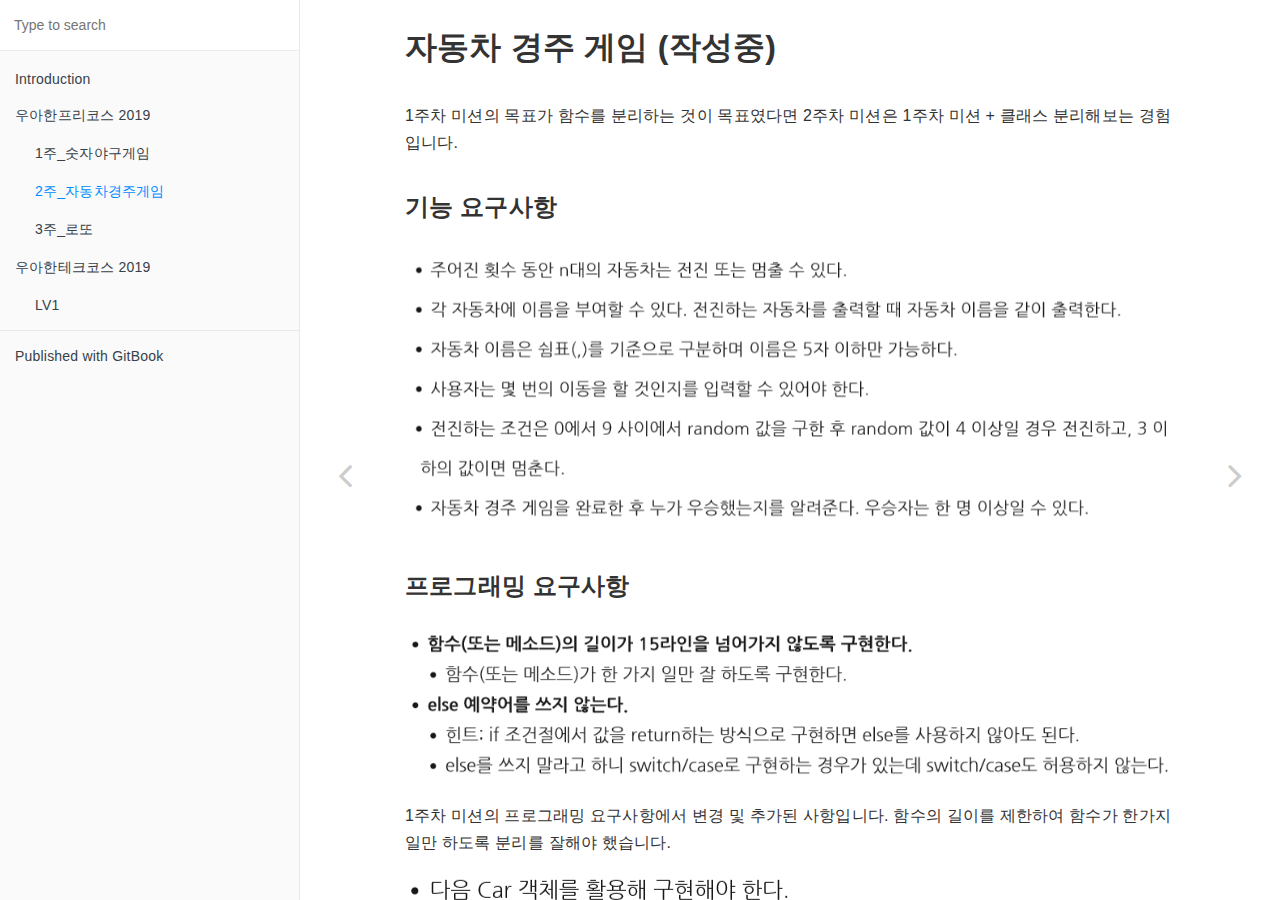
<file: docs/w_freecourse/racingcar.html>
<!DOCTYPE HTML>
<html lang="" >
    <head>
        <meta charset="UTF-8">
        <meta content="text/html; charset=utf-8" http-equiv="Content-Type">
        <title>2주_자동차경주게임 · GitBook</title>
        <meta http-equiv="X-UA-Compatible" content="IE=edge" />
        <meta name="description" content="">
        <meta name="generator" content="GitBook 3.2.3">
        
        
        
    
    <link rel="stylesheet" href="../../gitbook/style.css">

    
            
                
                <link rel="stylesheet" href="../../gitbook/gitbook-plugin-highlight/website.css">
                
            
                
                <link rel="stylesheet" href="../../gitbook/gitbook-plugin-search/search.css">
                
            
                
                <link rel="stylesheet" href="../../gitbook/gitbook-plugin-fontsettings/website.css">
                
            
        

    

    
        
        <link rel="stylesheet" href="../../styles/website.css">
        
    
        
    
        
    
        
    
        
    
        
    

        
    
    
    <meta name="HandheldFriendly" content="true"/>
    <meta name="viewport" content="width=device-width, initial-scale=1, user-scalable=no">
    <meta name="apple-mobile-web-app-capable" content="yes">
    <meta name="apple-mobile-web-app-status-bar-style" content="black">
    <link rel="apple-touch-icon-precomposed" sizes="152x152" href="../../gitbook/images/apple-touch-icon-precomposed-152.png">
    <link rel="shortcut icon" href="../../gitbook/images/favicon.ico" type="image/x-icon">

    
    <link rel="next" href="lotto.html" />
    
    
    <link rel="prev" href="baseball.html" />
    

    </head>
    <body>
        
<div class="book">
    <div class="book-summary">
        
            
<div id="book-search-input" role="search">
    <input type="text" placeholder="Type to search" />
</div>

            
                <nav role="navigation">
                


<ul class="summary">
    
    

    

    
        
        
    
        <li class="chapter " data-level="1.1" data-path="../../">
            
                <a href="../../">
            
                    
                    Introduction
            
                </a>
            

            
        </li>
    
        <li class="chapter " data-level="1.2" data-path="./">
            
                <a href="./">
            
                    
                    우아한프리코스 2019
            
                </a>
            

            
            <ul class="articles">
                
    
        <li class="chapter " data-level="1.2.1" data-path="baseball.html">
            
                <a href="baseball.html">
            
                    
                    1주_숫자야구게임
            
                </a>
            

            
        </li>
    
        <li class="chapter active" data-level="1.2.2" data-path="racingcar.html">
            
                <a href="racingcar.html">
            
                    
                    2주_자동차경주게임
            
                </a>
            

            
        </li>
    
        <li class="chapter " data-level="1.2.3" data-path="lotto.html">
            
                <a href="lotto.html">
            
                    
                    3주_로또
            
                </a>
            

            
        </li>
    

            </ul>
            
        </li>
    
        <li class="chapter " data-level="1.3" data-path="../w_techcourse/">
            
                <a href="../w_techcourse/">
            
                    
                    우아한테크코스 2019
            
                </a>
            

            
            <ul class="articles">
                
    
        <li class="chapter " data-level="1.3.1" data-path="../w_techcourse/level1.html">
            
                <a href="../w_techcourse/level1.html">
            
                    
                    LV1
            
                </a>
            

            
        </li>
    

            </ul>
            
        </li>
    

    

    <li class="divider"></li>

    <li>
        <a href="https://www.gitbook.com" target="blank" class="gitbook-link">
            Published with GitBook
        </a>
    </li>
</ul>


                </nav>
            
        
    </div>

    <div class="book-body">
        
            <div class="body-inner">
                
                    

<div class="book-header" role="navigation">
    

    <!-- Title -->
    <h1>
        <i class="fa fa-circle-o-notch fa-spin"></i>
        <a href="../.." >2주_자동차경주게임</a>
    </h1>
</div>




                    <div class="page-wrapper" tabindex="-1" role="main">
                        <div class="page-inner">
                            
<div id="book-search-results">
    <div class="search-noresults">
    
                                <section class="normal markdown-section">
                                
                                <h1 id="&#xC790;&#xB3D9;&#xCC28;-&#xACBD;&#xC8FC;-&#xAC8C;&#xC784;-&#xC791;&#xC131;&#xC911;">&#xC790;&#xB3D9;&#xCC28; &#xACBD;&#xC8FC; &#xAC8C;&#xC784; (&#xC791;&#xC131;&#xC911;)</h1>
<p>1&#xC8FC;&#xCC28; &#xBBF8;&#xC158;&#xC758; &#xBAA9;&#xD45C;&#xAC00; &#xD568;&#xC218;&#xB97C; &#xBD84;&#xB9AC;&#xD558;&#xB294; &#xAC83;&#xC774; &#xBAA9;&#xD45C;&#xC600;&#xB2E4;&#xBA74; 2&#xC8FC;&#xCC28; &#xBBF8;&#xC158;&#xC740; 1&#xC8FC;&#xCC28; &#xBBF8;&#xC158; + &#xD074;&#xB798;&#xC2A4; &#xBD84;&#xB9AC;&#xD574;&#xBCF4;&#xB294; &#xACBD;&#xD5D8;&#xC785;&#xB2C8;&#xB2E4;.</p>
<h3 id="&#xAE30;&#xB2A5;-&#xC694;&#xAD6C;&#xC0AC;&#xD56D;">&#xAE30;&#xB2A5; &#xC694;&#xAD6C;&#xC0AC;&#xD56D;</h3>
<p><img src="../images/racingcar_fun.png" alt="racingcar_fun"></p>
<h3 id="&#xD504;&#xB85C;&#xADF8;&#xB798;&#xBC0D;-&#xC694;&#xAD6C;&#xC0AC;&#xD56D;">&#xD504;&#xB85C;&#xADF8;&#xB798;&#xBC0D; &#xC694;&#xAD6C;&#xC0AC;&#xD56D;</h3>
<p><img src="../images/racingcar_code.png" alt="racingcar_code"></p>
<p>1&#xC8FC;&#xCC28; &#xBBF8;&#xC158;&#xC758; &#xD504;&#xB85C;&#xADF8;&#xB798;&#xBC0D; &#xC694;&#xAD6C;&#xC0AC;&#xD56D;&#xC5D0;&#xC11C; &#xBCC0;&#xACBD; &#xBC0F; &#xCD94;&#xAC00;&#xB41C; &#xC0AC;&#xD56D;&#xC785;&#xB2C8;&#xB2E4;. &#xD568;&#xC218;&#xC758; &#xAE38;&#xC774;&#xB97C; &#xC81C;&#xD55C;&#xD558;&#xC5EC; &#xD568;&#xC218;&#xAC00;
&#xD55C;&#xAC00;&#xC9C0; &#xC77C;&#xB9CC; &#xD558;&#xB3C4;&#xB85D; &#xBD84;&#xB9AC;&#xB97C; &#xC798;&#xD574;&#xC57C; &#xD588;&#xC2B5;&#xB2C8;&#xB2E4;. </p>
<p><img src="../images/racingcar_code2.png" alt="racingcar_code"></p>
<p>&#xC774;&#xB984;&#xC774; &#xC5C6;&#xB294; Car &#xAC1D;&#xCCB4;&#xB294; &#xC874;&#xC7AC;&#xD560; &#xD544;&#xC694;&#xAC00; &#xC5C6;&#xAE30; &#xB54C;&#xBB38;&#xC5D0; &#xAE30;&#xBCF8; &#xC0DD;&#xC131;&#xC790;&#xB97C; &#xCD94;&#xAC00; &#xD560; &#xC218; &#xC5C6;&#xB294; &#xC81C;&#xC57D;&#xC744; &#xD588;&#xB2E4;&#xACE0; &#xC0DD;&#xAC01;&#xD569;&#xB2C8;&#xB2E4;.
&#xC790;&#xB3D9;&#xCC28;&#xC758; &#xC704;&#xCE58;&#xB97C; &#xC784;&#xC758;&#xB85C; &#xB123;&#xC744; &#xC218; &#xC5C6;&#xAC8C; &#xAD6C;&#xD604;&#xD574;&#xC57C; &#xD569;&#xB2C8;&#xB2E4;.(setPosition) 1&#xD68C;&#xB2F9; &#xC790;&#xB3D9;&#xCC28;&#xC758; &#xC704;&#xCE58;&#xB294; &#xC815;&#xC9C0;&#xD574;&#xC788;&#xAC70;&#xB098; &#xD55C;&#xCE78; &#xC774;&#xB3D9;&#xD558;&#xB294; &#xACBD;&#xC6B0;
&#xC774;&#xBBC0;&#xB85C; &#xD568;&#xC218;&#xC758; &#xAE30;&#xB2A5;&#xC744; &#xAC15;&#xB825;&#xD558;&#xAC8C; &#xB9CC;&#xB4E4;&#xAE30;&#xBCF4;&#xB2E4; &#xCD5C;&#xC18C;&#xD55C;&#xC73C;&#xB85C; &#xB9CC;&#xB4E4;&#xAE30;&#xB97C; &#xC6D0;&#xD55C;&#xB2E4;&#xB294; &#xC0DD;&#xAC01;&#xC744; &#xD588;&#xC2B5;&#xB2C8;&#xB2E4;. </p>
<h3 id="&#xC2E4;&#xD589;-&#xC608;&#xC2DC;">&#xC2E4;&#xD589; &#xC608;&#xC2DC;</h3>
<p><img src="../images/racingcar_ex.png" alt="racingcar_ex"></p>
<h3 id="&#xD53C;&#xB4DC;&#xBC31;">&#xD53C;&#xB4DC;&#xBC31;</h3>
<h3 id="&#xD6C4;&#xAE30;">&#xD6C4;&#xAE30;</h3>
<p>&#xCD9C;&#xCC98;</p>
<p><img src="../images/logo.png" width="170" height="50"></p>

                                
                                </section>
                            
    </div>
    <div class="search-results">
        <div class="has-results">
            
            <h1 class="search-results-title"><span class='search-results-count'></span> results matching "<span class='search-query'></span>"</h1>
            <ul class="search-results-list"></ul>
            
        </div>
        <div class="no-results">
            
            <h1 class="search-results-title">No results matching "<span class='search-query'></span>"</h1>
            
        </div>
    </div>
</div>

                        </div>
                    </div>
                
            </div>

            
                
                <a href="baseball.html" class="navigation navigation-prev " aria-label="Previous page: 1주_숫자야구게임">
                    <i class="fa fa-angle-left"></i>
                </a>
                
                
                <a href="lotto.html" class="navigation navigation-next " aria-label="Next page: 3주_로또">
                    <i class="fa fa-angle-right"></i>
                </a>
                
            
        
    </div>

    <script>
        var gitbook = gitbook || [];
        gitbook.push(function() {
            gitbook.page.hasChanged({"page":{"title":"2주_자동차경주게임","level":"1.2.2","depth":2,"next":{"title":"3주_로또","level":"1.2.3","depth":2,"path":"docs/w_freecourse/lotto.md","ref":"docs/w_freecourse/lotto.md","articles":[]},"previous":{"title":"1주_숫자야구게임","level":"1.2.1","depth":2,"path":"docs/w_freecourse/baseball.md","ref":"docs/w_freecourse/baseball.md","articles":[]},"dir":"ltr"},"config":{"gitbook":"*","theme":"default","variables":{},"plugins":[],"pluginsConfig":{"highlight":{},"search":{},"lunr":{"maxIndexSize":1000000,"ignoreSpecialCharacters":false},"sharing":{"facebook":true,"twitter":true,"google":false,"weibo":false,"instapaper":false,"vk":false,"all":["facebook","google","twitter","weibo","instapaper"]},"fontsettings":{"theme":"white","family":"sans","size":2},"theme-default":{"styles":{"website":"styles/website.css","pdf":"styles/pdf.css","epub":"styles/epub.css","mobi":"styles/mobi.css","ebook":"styles/ebook.css","print":"styles/print.css"},"showLevel":false}},"structure":{"langs":"LANGS.md","readme":"README.md","glossary":"GLOSSARY.md","summary":"SUMMARY.md"},"pdf":{"pageNumbers":true,"fontSize":12,"fontFamily":"Arial","paperSize":"a4","chapterMark":"pagebreak","pageBreaksBefore":"/","margin":{"right":62,"left":62,"top":56,"bottom":56}},"styles":{"website":"styles/website.css","pdf":"styles/pdf.css","epub":"styles/epub.css","mobi":"styles/mobi.css","ebook":"styles/ebook.css","print":"styles/print.css"}},"file":{"path":"docs/w_freecourse/racingcar.md","mtime":"2019-05-15T13:36:02.778Z","type":"markdown"},"gitbook":{"version":"3.2.3","time":"2019-05-26T04:13:10.895Z"},"basePath":"../..","book":{"language":""}});
        });
    </script>
</div>

        
    <script src="../../gitbook/gitbook.js"></script>
    <script src="../../gitbook/theme.js"></script>
    
        
        <script src="../../gitbook/gitbook-plugin-search/search-engine.js"></script>
        
    
        
        <script src="../../gitbook/gitbook-plugin-search/search.js"></script>
        
    
        
        <script src="../../gitbook/gitbook-plugin-lunr/lunr.min.js"></script>
        
    
        
        <script src="../../gitbook/gitbook-plugin-lunr/search-lunr.js"></script>
        
    
        
        <script src="../../gitbook/gitbook-plugin-sharing/buttons.js"></script>
        
    
        
        <script src="../../gitbook/gitbook-plugin-fontsettings/fontsettings.js"></script>
        
    

    </body>
</html>
</file>
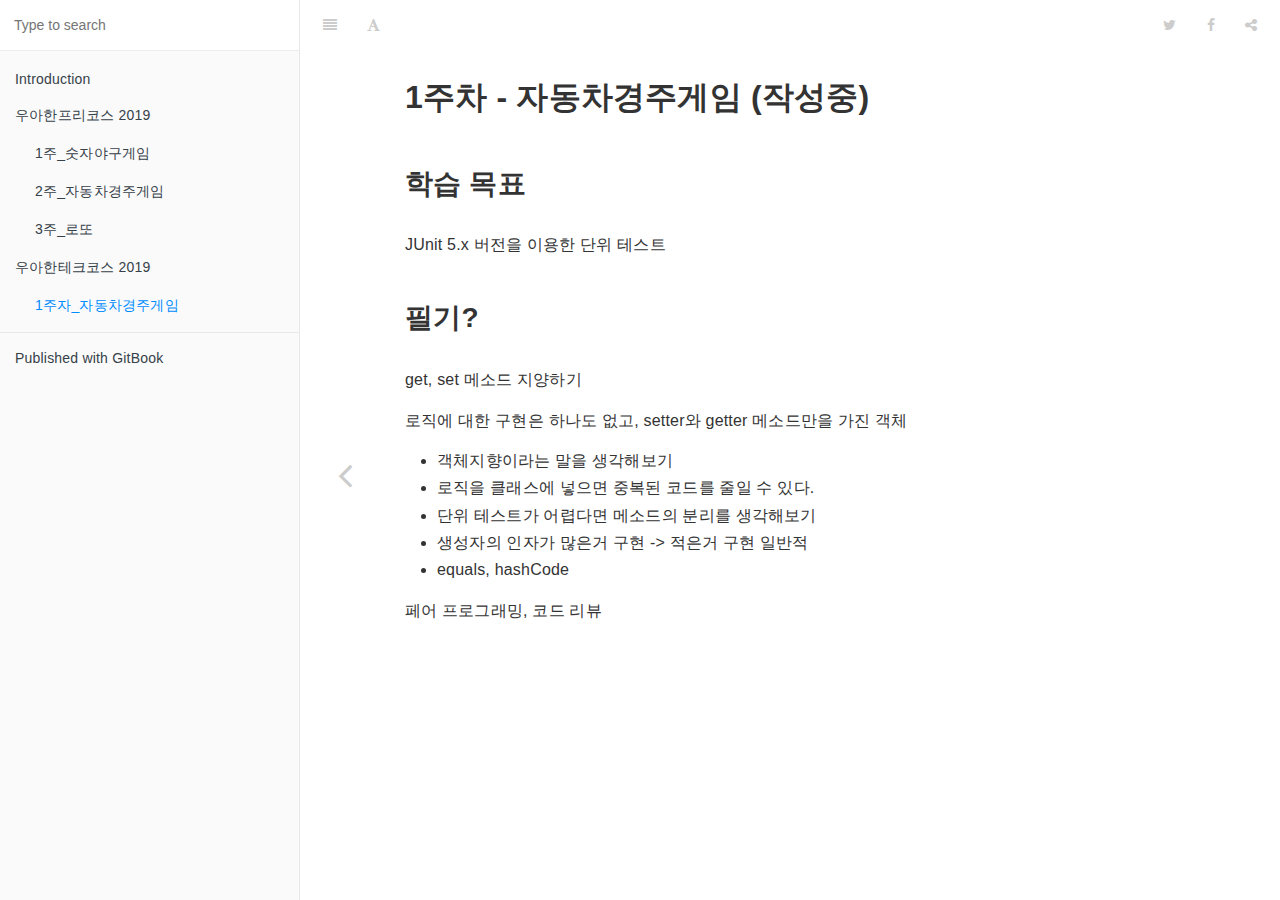
<file: docs/w_techcourse/1week.html>
<!DOCTYPE HTML>
<html lang="" >
    <head>
        <meta charset="UTF-8">
        <meta content="text/html; charset=utf-8" http-equiv="Content-Type">
        <title>1주자_자동차경주게임 · GitBook</title>
        <meta http-equiv="X-UA-Compatible" content="IE=edge" />
        <meta name="description" content="">
        <meta name="generator" content="GitBook 3.2.3">
        
        
        
    
    <link rel="stylesheet" href="../../gitbook/style.css">

    
            
                
                <link rel="stylesheet" href="../../gitbook/gitbook-plugin-highlight/website.css">
                
            
                
                <link rel="stylesheet" href="../../gitbook/gitbook-plugin-search/search.css">
                
            
                
                <link rel="stylesheet" href="../../gitbook/gitbook-plugin-fontsettings/website.css">
                
            
        

    

    
        
        <link rel="stylesheet" href="../../styles/website.css">
        
    
        
    
        
    
        
    
        
    
        
    

        
    
    
    <meta name="HandheldFriendly" content="true"/>
    <meta name="viewport" content="width=device-width, initial-scale=1, user-scalable=no">
    <meta name="apple-mobile-web-app-capable" content="yes">
    <meta name="apple-mobile-web-app-status-bar-style" content="black">
    <link rel="apple-touch-icon-precomposed" sizes="152x152" href="../../gitbook/images/apple-touch-icon-precomposed-152.png">
    <link rel="shortcut icon" href="../../gitbook/images/favicon.ico" type="image/x-icon">

    
    
    <link rel="prev" href="./" />
    

    </head>
    <body>
        
<div class="book">
    <div class="book-summary">
        
            
<div id="book-search-input" role="search">
    <input type="text" placeholder="Type to search" />
</div>

            
                <nav role="navigation">
                


<ul class="summary">
    
    

    

    
        
        
    
        <li class="chapter " data-level="1.1" data-path="../../">
            
                <a href="../../">
            
                    
                    Introduction
            
                </a>
            

            
        </li>
    
        <li class="chapter " data-level="1.2" data-path="../w_freecourse/">
            
                <a href="../w_freecourse/">
            
                    
                    우아한프리코스 2019
            
                </a>
            

            
            <ul class="articles">
                
    
        <li class="chapter " data-level="1.2.1" data-path="../w_freecourse/baseball.html">
            
                <a href="../w_freecourse/baseball.html">
            
                    
                    1주_숫자야구게임
            
                </a>
            

            
        </li>
    
        <li class="chapter " data-level="1.2.2" data-path="../w_freecourse/racingcar.html">
            
                <a href="../w_freecourse/racingcar.html">
            
                    
                    2주_자동차경주게임
            
                </a>
            

            
        </li>
    
        <li class="chapter " data-level="1.2.3" data-path="../w_freecourse/lotto.html">
            
                <a href="../w_freecourse/lotto.html">
            
                    
                    3주_로또
            
                </a>
            

            
        </li>
    

            </ul>
            
        </li>
    
        <li class="chapter " data-level="1.3" data-path="./">
            
                <a href="./">
            
                    
                    우아한테크코스 2019
            
                </a>
            

            
            <ul class="articles">
                
    
        <li class="chapter active" data-level="1.3.1" data-path="1week.html">
            
                <a href="1week.html">
            
                    
                    1주자_자동차경주게임
            
                </a>
            

            
        </li>
    

            </ul>
            
        </li>
    

    

    <li class="divider"></li>

    <li>
        <a href="https://www.gitbook.com" target="blank" class="gitbook-link">
            Published with GitBook
        </a>
    </li>
</ul>


                </nav>
            
        
    </div>

    <div class="book-body">
        
            <div class="body-inner">
                
                    

<div class="book-header" role="navigation">
    

    <!-- Title -->
    <h1>
        <i class="fa fa-circle-o-notch fa-spin"></i>
        <a href="../.." >1주자_자동차경주게임</a>
    </h1>
</div>




                    <div class="page-wrapper" tabindex="-1" role="main">
                        <div class="page-inner">
                            
<div id="book-search-results">
    <div class="search-noresults">
    
                                <section class="normal markdown-section">
                                
                                <h1 id="1&#xC8FC;&#xCC28;---&#xC790;&#xB3D9;&#xCC28;&#xACBD;&#xC8FC;&#xAC8C;&#xC784;-&#xC791;&#xC131;&#xC911;">1&#xC8FC;&#xCC28; - &#xC790;&#xB3D9;&#xCC28;&#xACBD;&#xC8FC;&#xAC8C;&#xC784; (&#xC791;&#xC131;&#xC911;)</h1>
<h2 id="&#xD559;&#xC2B5;-&#xBAA9;&#xD45C;">&#xD559;&#xC2B5; &#xBAA9;&#xD45C;</h2>
<p>JUnit 5.x &#xBC84;&#xC804;&#xC744; &#xC774;&#xC6A9;&#xD55C; &#xB2E8;&#xC704; &#xD14C;&#xC2A4;&#xD2B8;</p>
<h2 id="&#xD544;&#xAE30;">&#xD544;&#xAE30;?</h2>
<p>get, set &#xBA54;&#xC18C;&#xB4DC; &#xC9C0;&#xC591;&#xD558;&#xAE30;</p>
<p>&#xB85C;&#xC9C1;&#xC5D0; &#xB300;&#xD55C; &#xAD6C;&#xD604;&#xC740; &#xD558;&#xB098;&#xB3C4; &#xC5C6;&#xACE0;, setter&#xC640; getter &#xBA54;&#xC18C;&#xB4DC;&#xB9CC;&#xC744; &#xAC00;&#xC9C4; &#xAC1D;&#xCCB4;</p>
<ul>
<li>&#xAC1D;&#xCCB4;&#xC9C0;&#xD5A5;&#xC774;&#xB77C;&#xB294; &#xB9D0;&#xC744; &#xC0DD;&#xAC01;&#xD574;&#xBCF4;&#xAE30;</li>
<li>&#xB85C;&#xC9C1;&#xC744; &#xD074;&#xB798;&#xC2A4;&#xC5D0; &#xB123;&#xC73C;&#xBA74; &#xC911;&#xBCF5;&#xB41C; &#xCF54;&#xB4DC;&#xB97C; &#xC904;&#xC77C; &#xC218; &#xC788;&#xB2E4;.</li>
<li>&#xB2E8;&#xC704; &#xD14C;&#xC2A4;&#xD2B8;&#xAC00; &#xC5B4;&#xB835;&#xB2E4;&#xBA74; &#xBA54;&#xC18C;&#xB4DC;&#xC758; &#xBD84;&#xB9AC;&#xB97C; &#xC0DD;&#xAC01;&#xD574;&#xBCF4;&#xAE30;</li>
<li>&#xC0DD;&#xC131;&#xC790;&#xC758; &#xC778;&#xC790;&#xAC00; &#xB9CE;&#xC740;&#xAC70; &#xAD6C;&#xD604; -&gt; &#xC801;&#xC740;&#xAC70; &#xAD6C;&#xD604; &#xC77C;&#xBC18;&#xC801;</li>
<li>equals, hashCode</li>
</ul>
<p>&#xD398;&#xC5B4; &#xD504;&#xB85C;&#xADF8;&#xB798;&#xBC0D;, &#xCF54;&#xB4DC; &#xB9AC;&#xBDF0;</p>

                                
                                </section>
                            
    </div>
    <div class="search-results">
        <div class="has-results">
            
            <h1 class="search-results-title"><span class='search-results-count'></span> results matching "<span class='search-query'></span>"</h1>
            <ul class="search-results-list"></ul>
            
        </div>
        <div class="no-results">
            
            <h1 class="search-results-title">No results matching "<span class='search-query'></span>"</h1>
            
        </div>
    </div>
</div>

                        </div>
                    </div>
                
            </div>

            
                
                <a href="./" class="navigation navigation-prev navigation-unique" aria-label="Previous page: 우아한테크코스 2019">
                    <i class="fa fa-angle-left"></i>
                </a>
                
                
            
        
    </div>

    <script>
        var gitbook = gitbook || [];
        gitbook.push(function() {
            gitbook.page.hasChanged({"page":{"title":"1주자_자동차경주게임","level":"1.3.1","depth":2,"previous":{"title":"우아한테크코스 2019","level":"1.3","depth":1,"path":"docs/w_techcourse/index.md","ref":"docs/w_techcourse/index.md","articles":[{"title":"1주자_자동차경주게임","level":"1.3.1","depth":2,"path":"docs/w_techcourse/1week.md","ref":"docs/w_techcourse/1week.md","articles":[]}]},"dir":"ltr"},"config":{"gitbook":"*","theme":"default","variables":{},"plugins":[],"pluginsConfig":{"highlight":{},"search":{},"lunr":{"maxIndexSize":1000000,"ignoreSpecialCharacters":false},"sharing":{"facebook":true,"twitter":true,"google":false,"weibo":false,"instapaper":false,"vk":false,"all":["facebook","google","twitter","weibo","instapaper"]},"fontsettings":{"theme":"white","family":"sans","size":2},"theme-default":{"styles":{"website":"styles/website.css","pdf":"styles/pdf.css","epub":"styles/epub.css","mobi":"styles/mobi.css","ebook":"styles/ebook.css","print":"styles/print.css"},"showLevel":false}},"structure":{"langs":"LANGS.md","readme":"README.md","glossary":"GLOSSARY.md","summary":"SUMMARY.md"},"pdf":{"pageNumbers":true,"fontSize":12,"fontFamily":"Arial","paperSize":"a4","chapterMark":"pagebreak","pageBreaksBefore":"/","margin":{"right":62,"left":62,"top":56,"bottom":56}},"styles":{"website":"styles/website.css","pdf":"styles/pdf.css","epub":"styles/epub.css","mobi":"styles/mobi.css","ebook":"styles/ebook.css","print":"styles/print.css"}},"file":{"path":"docs/w_techcourse/1week.md","mtime":"2019-05-12T14:26:58.837Z","type":"markdown"},"gitbook":{"version":"3.2.3","time":"2019-05-12T14:27:31.751Z"},"basePath":"../..","book":{"language":""}});
        });
    </script>
</div>

        
    <script src="../../gitbook/gitbook.js"></script>
    <script src="../../gitbook/theme.js"></script>
    
        
        <script src="../../gitbook/gitbook-plugin-search/search-engine.js"></script>
        
    
        
        <script src="../../gitbook/gitbook-plugin-search/search.js"></script>
        
    
        
        <script src="../../gitbook/gitbook-plugin-lunr/lunr.min.js"></script>
        
    
        
        <script src="../../gitbook/gitbook-plugin-lunr/search-lunr.js"></script>
        
    
        
        <script src="../../gitbook/gitbook-plugin-sharing/buttons.js"></script>
        
    
        
        <script src="../../gitbook/gitbook-plugin-fontsettings/fontsettings.js"></script>
        
    

    </body>
</html>
</file>
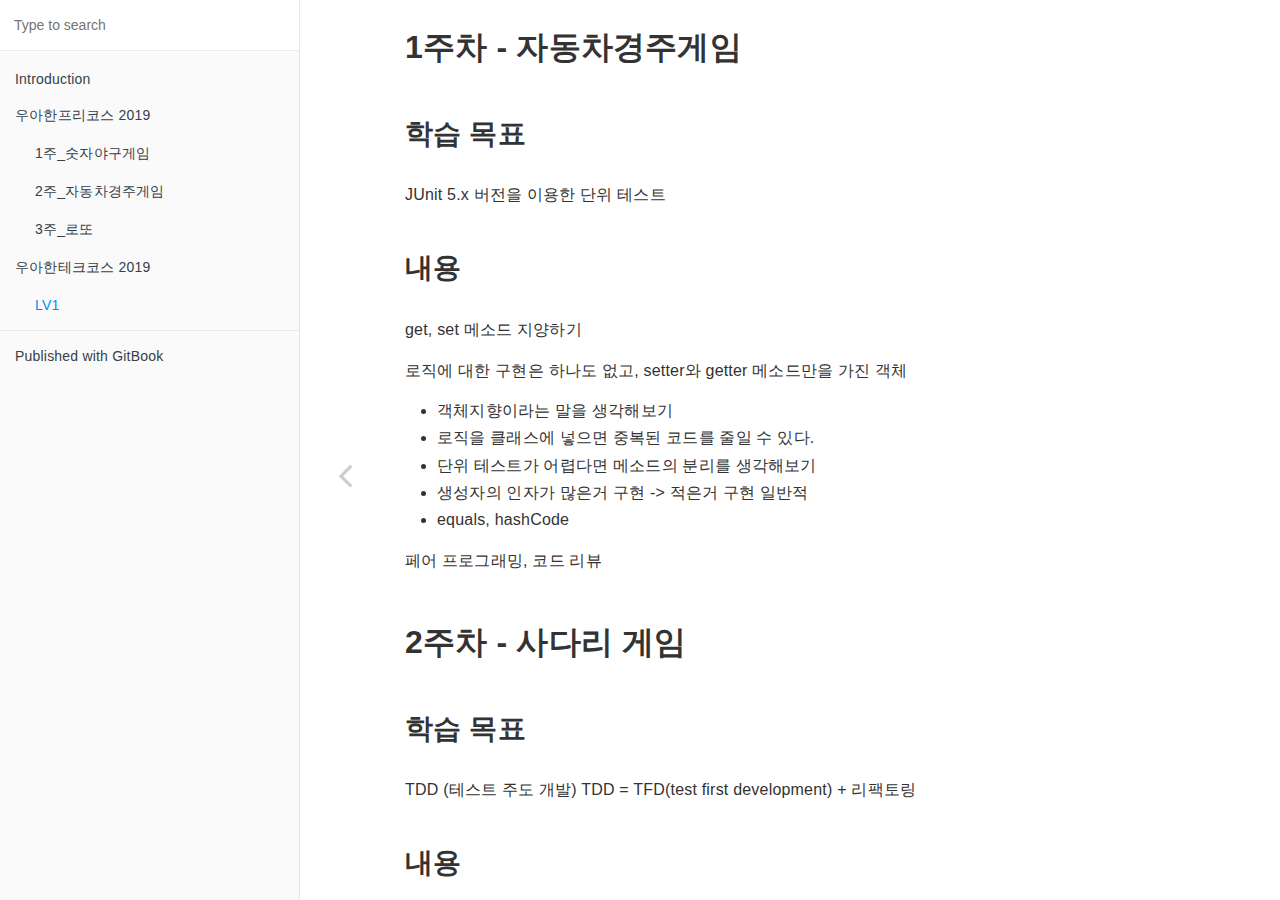
<file: docs/w_techcourse/level1.html>
<!DOCTYPE HTML>
<html lang="" >
    <head>
        <meta charset="UTF-8">
        <meta content="text/html; charset=utf-8" http-equiv="Content-Type">
        <title>LV1 · GitBook</title>
        <meta http-equiv="X-UA-Compatible" content="IE=edge" />
        <meta name="description" content="">
        <meta name="generator" content="GitBook 3.2.3">
        
        
        
    
    <link rel="stylesheet" href="../../gitbook/style.css">

    
            
                
                <link rel="stylesheet" href="../../gitbook/gitbook-plugin-highlight/website.css">
                
            
                
                <link rel="stylesheet" href="../../gitbook/gitbook-plugin-search/search.css">
                
            
                
                <link rel="stylesheet" href="../../gitbook/gitbook-plugin-fontsettings/website.css">
                
            
        

    

    
        
        <link rel="stylesheet" href="../../styles/website.css">
        
    
        
    
        
    
        
    
        
    
        
    

        
    
    
    <meta name="HandheldFriendly" content="true"/>
    <meta name="viewport" content="width=device-width, initial-scale=1, user-scalable=no">
    <meta name="apple-mobile-web-app-capable" content="yes">
    <meta name="apple-mobile-web-app-status-bar-style" content="black">
    <link rel="apple-touch-icon-precomposed" sizes="152x152" href="../../gitbook/images/apple-touch-icon-precomposed-152.png">
    <link rel="shortcut icon" href="../../gitbook/images/favicon.ico" type="image/x-icon">

    
    
    <link rel="prev" href="./" />
    

    </head>
    <body>
        
<div class="book">
    <div class="book-summary">
        
            
<div id="book-search-input" role="search">
    <input type="text" placeholder="Type to search" />
</div>

            
                <nav role="navigation">
                


<ul class="summary">
    
    

    

    
        
        
    
        <li class="chapter " data-level="1.1" data-path="../../">
            
                <a href="../../">
            
                    
                    Introduction
            
                </a>
            

            
        </li>
    
        <li class="chapter " data-level="1.2" data-path="../w_freecourse/">
            
                <a href="../w_freecourse/">
            
                    
                    우아한프리코스 2019
            
                </a>
            

            
            <ul class="articles">
                
    
        <li class="chapter " data-level="1.2.1" data-path="../w_freecourse/baseball.html">
            
                <a href="../w_freecourse/baseball.html">
            
                    
                    1주_숫자야구게임
            
                </a>
            

            
        </li>
    
        <li class="chapter " data-level="1.2.2" data-path="../w_freecourse/racingcar.html">
            
                <a href="../w_freecourse/racingcar.html">
            
                    
                    2주_자동차경주게임
            
                </a>
            

            
        </li>
    
        <li class="chapter " data-level="1.2.3" data-path="../w_freecourse/lotto.html">
            
                <a href="../w_freecourse/lotto.html">
            
                    
                    3주_로또
            
                </a>
            

            
        </li>
    

            </ul>
            
        </li>
    
        <li class="chapter " data-level="1.3" data-path="./">
            
                <a href="./">
            
                    
                    우아한테크코스 2019
            
                </a>
            

            
            <ul class="articles">
                
    
        <li class="chapter active" data-level="1.3.1" data-path="level1.html">
            
                <a href="level1.html">
            
                    
                    LV1
            
                </a>
            

            
        </li>
    

            </ul>
            
        </li>
    

    

    <li class="divider"></li>

    <li>
        <a href="https://www.gitbook.com" target="blank" class="gitbook-link">
            Published with GitBook
        </a>
    </li>
</ul>


                </nav>
            
        
    </div>

    <div class="book-body">
        
            <div class="body-inner">
                
                    

<div class="book-header" role="navigation">
    

    <!-- Title -->
    <h1>
        <i class="fa fa-circle-o-notch fa-spin"></i>
        <a href="../.." >LV1</a>
    </h1>
</div>




                    <div class="page-wrapper" tabindex="-1" role="main">
                        <div class="page-inner">
                            
<div id="book-search-results">
    <div class="search-noresults">
    
                                <section class="normal markdown-section">
                                
                                <h1 id="1&#xC8FC;&#xCC28;---&#xC790;&#xB3D9;&#xCC28;&#xACBD;&#xC8FC;&#xAC8C;&#xC784;">1&#xC8FC;&#xCC28; - &#xC790;&#xB3D9;&#xCC28;&#xACBD;&#xC8FC;&#xAC8C;&#xC784;</h1>
<h2 id="&#xD559;&#xC2B5;-&#xBAA9;&#xD45C;">&#xD559;&#xC2B5; &#xBAA9;&#xD45C;</h2>
<p>JUnit 5.x &#xBC84;&#xC804;&#xC744; &#xC774;&#xC6A9;&#xD55C; &#xB2E8;&#xC704; &#xD14C;&#xC2A4;&#xD2B8;</p>
<h2 id="&#xB0B4;&#xC6A9;">&#xB0B4;&#xC6A9;</h2>
<p>get, set &#xBA54;&#xC18C;&#xB4DC; &#xC9C0;&#xC591;&#xD558;&#xAE30;</p>
<p>&#xB85C;&#xC9C1;&#xC5D0; &#xB300;&#xD55C; &#xAD6C;&#xD604;&#xC740; &#xD558;&#xB098;&#xB3C4; &#xC5C6;&#xACE0;, setter&#xC640; getter &#xBA54;&#xC18C;&#xB4DC;&#xB9CC;&#xC744; &#xAC00;&#xC9C4; &#xAC1D;&#xCCB4;</p>
<ul>
<li>&#xAC1D;&#xCCB4;&#xC9C0;&#xD5A5;&#xC774;&#xB77C;&#xB294; &#xB9D0;&#xC744; &#xC0DD;&#xAC01;&#xD574;&#xBCF4;&#xAE30;</li>
<li>&#xB85C;&#xC9C1;&#xC744; &#xD074;&#xB798;&#xC2A4;&#xC5D0; &#xB123;&#xC73C;&#xBA74; &#xC911;&#xBCF5;&#xB41C; &#xCF54;&#xB4DC;&#xB97C; &#xC904;&#xC77C; &#xC218; &#xC788;&#xB2E4;.</li>
<li>&#xB2E8;&#xC704; &#xD14C;&#xC2A4;&#xD2B8;&#xAC00; &#xC5B4;&#xB835;&#xB2E4;&#xBA74; &#xBA54;&#xC18C;&#xB4DC;&#xC758; &#xBD84;&#xB9AC;&#xB97C; &#xC0DD;&#xAC01;&#xD574;&#xBCF4;&#xAE30;</li>
<li>&#xC0DD;&#xC131;&#xC790;&#xC758; &#xC778;&#xC790;&#xAC00; &#xB9CE;&#xC740;&#xAC70; &#xAD6C;&#xD604; -&gt; &#xC801;&#xC740;&#xAC70; &#xAD6C;&#xD604; &#xC77C;&#xBC18;&#xC801;</li>
<li>equals, hashCode</li>
</ul>
<p>&#xD398;&#xC5B4; &#xD504;&#xB85C;&#xADF8;&#xB798;&#xBC0D;, &#xCF54;&#xB4DC; &#xB9AC;&#xBDF0;</p>
<h1 id="2&#xC8FC;&#xCC28;---&#xC0AC;&#xB2E4;&#xB9AC;-&#xAC8C;&#xC784;">2&#xC8FC;&#xCC28; - &#xC0AC;&#xB2E4;&#xB9AC; &#xAC8C;&#xC784;</h1>
<h2 id="&#xD559;&#xC2B5;-&#xBAA9;&#xD45C;">&#xD559;&#xC2B5; &#xBAA9;&#xD45C;</h2>
<p>TDD (&#xD14C;&#xC2A4;&#xD2B8; &#xC8FC;&#xB3C4; &#xAC1C;&#xBC1C;)
TDD = TFD(test first development) + &#xB9AC;&#xD329;&#xD1A0;&#xB9C1;</p>
<h2 id="&#xB0B4;&#xC6A9;">&#xB0B4;&#xC6A9;</h2>
<ul>
<li>TDD &#xC774;&#xC720; - &#xBCC0;&#xD654;&#xC5D0; &#xB300;&#xD55C; &#xB450;&#xB824;&#xC6C0;&#xC744; &#xC904;&#xC5EC;&#xC900;&#xB2E4;. &#xAC00;&#xC7A5; &#xB3C4;&#xC6C0;&#xB428;</li>
<li>todo list &#xC791;&#xC131;</li>
<li>&#xC124;&#xACC4;&#xB97C; &#xBAB0;&#xC544;&#xC11C; &#xD558;&#xC9C0;&#xB9D0;&#xACE0; &#xC124;&#xACC4;&#xB97C; &#xC790;&#xC8FC;&#xD558;&#xC790; - &#xC124;&#xACC4;&#xD65C;&#xB3D9;&#xC758; &#xBD84;&#xC0B0;</li>
</ul>
<h2 id="&#xD53C;&#xB4DC;&#xBC31;">&#xD53C;&#xB4DC;&#xBC31;</h2>
<ul>
<li>&#xD399;&#xD1A0;&#xB9AC; &#xD074;&#xB798;&#xC2A4;</li>
<li>&#xC758;&#xC874;&#xC131; &#xC8FC;&#xC785;</li>
<li>Collections.unmodifiableList &#xB85C; &#xBD88;&#xBCC0;&#xC758; &#xAC1D;&#xCCB4;</li>
</ul>
<h1 id="3&#xC8FC;&#xCC28;--">3&#xC8FC;&#xCC28; -</h1>
<h1 id="4&#xC8FC;&#xCC28;--">4&#xC8FC;&#xCC28; -</h1>
<h1 id="5&#xC8FC;&#xCC28;--">5&#xC8FC;&#xCC28; -</h1>

                                
                                </section>
                            
    </div>
    <div class="search-results">
        <div class="has-results">
            
            <h1 class="search-results-title"><span class='search-results-count'></span> results matching "<span class='search-query'></span>"</h1>
            <ul class="search-results-list"></ul>
            
        </div>
        <div class="no-results">
            
            <h1 class="search-results-title">No results matching "<span class='search-query'></span>"</h1>
            
        </div>
    </div>
</div>

                        </div>
                    </div>
                
            </div>

            
                
                <a href="./" class="navigation navigation-prev navigation-unique" aria-label="Previous page: 우아한테크코스 2019">
                    <i class="fa fa-angle-left"></i>
                </a>
                
                
            
        
    </div>

    <script>
        var gitbook = gitbook || [];
        gitbook.push(function() {
            gitbook.page.hasChanged({"page":{"title":"LV1","level":"1.3.1","depth":2,"previous":{"title":"우아한테크코스 2019","level":"1.3","depth":1,"path":"docs/w_techcourse/index.md","ref":"docs/w_techcourse/index.md","articles":[{"title":"LV1","level":"1.3.1","depth":2,"path":"docs/w_techcourse/level1.md","ref":"docs/w_techcourse/level1.md","articles":[]}]},"dir":"ltr"},"config":{"gitbook":"*","theme":"default","variables":{},"plugins":[],"pluginsConfig":{"highlight":{},"search":{},"lunr":{"maxIndexSize":1000000,"ignoreSpecialCharacters":false},"sharing":{"facebook":true,"twitter":true,"google":false,"weibo":false,"instapaper":false,"vk":false,"all":["facebook","google","twitter","weibo","instapaper"]},"fontsettings":{"theme":"white","family":"sans","size":2},"theme-default":{"styles":{"website":"styles/website.css","pdf":"styles/pdf.css","epub":"styles/epub.css","mobi":"styles/mobi.css","ebook":"styles/ebook.css","print":"styles/print.css"},"showLevel":false}},"structure":{"langs":"LANGS.md","readme":"README.md","glossary":"GLOSSARY.md","summary":"SUMMARY.md"},"pdf":{"pageNumbers":true,"fontSize":12,"fontFamily":"Arial","paperSize":"a4","chapterMark":"pagebreak","pageBreaksBefore":"/","margin":{"right":62,"left":62,"top":56,"bottom":56}},"styles":{"website":"styles/website.css","pdf":"styles/pdf.css","epub":"styles/epub.css","mobi":"styles/mobi.css","ebook":"styles/ebook.css","print":"styles/print.css"}},"file":{"path":"docs/w_techcourse/level1.md","mtime":"2019-05-26T04:11:42.136Z","type":"markdown"},"gitbook":{"version":"3.2.3","time":"2019-05-26T04:13:10.895Z"},"basePath":"../..","book":{"language":""}});
        });
    </script>
</div>

        
    <script src="../../gitbook/gitbook.js"></script>
    <script src="../../gitbook/theme.js"></script>
    
        
        <script src="../../gitbook/gitbook-plugin-search/search-engine.js"></script>
        
    
        
        <script src="../../gitbook/gitbook-plugin-search/search.js"></script>
        
    
        
        <script src="../../gitbook/gitbook-plugin-lunr/lunr.min.js"></script>
        
    
        
        <script src="../../gitbook/gitbook-plugin-lunr/search-lunr.js"></script>
        
    
        
        <script src="../../gitbook/gitbook-plugin-sharing/buttons.js"></script>
        
    
        
        <script src="../../gitbook/gitbook-plugin-fontsettings/fontsettings.js"></script>
        
    

    </body>
</html>
</file>
<file: gitbook/gitbook-plugin-highlight/website.css>
.book .book-body .page-wrapper .page-inner section.normal pre,
.book .book-body .page-wrapper .page-inner section.normal code {
  /* http://jmblog.github.com/color-themes-for-google-code-highlightjs */
  /* Tomorrow Comment */
  /* Tomorrow Red */
  /* Tomorrow Orange */
  /* Tomorrow Yellow */
  /* Tomorrow Green */
  /* Tomorrow Aqua */
  /* Tomorrow Blue */
  /* Tomorrow Purple */
}
.book .book-body .page-wrapper .page-inner section.normal pre .hljs-comment,
.book .book-body .page-wrapper .page-inner section.normal code .hljs-comment,
.book .book-body .page-wrapper .page-inner section.normal pre .hljs-title,
.book .book-body .page-wrapper .page-inner section.normal code .hljs-title {
  color: #8e908c;
}
.book .book-body .page-wrapper .page-inner section.normal pre .hljs-variable,
.book .book-body .page-wrapper .page-inner section.normal code .hljs-variable,
.book .book-body .page-wrapper .page-inner section.normal pre .hljs-attribute,
.book .book-body .page-wrapper .page-inner section.normal code .hljs-attribute,
.book .book-body .page-wrapper .page-inner section.normal pre .hljs-tag,
.book .book-body .page-wrapper .page-inner section.normal code .hljs-tag,
.book .book-body .page-wrapper .page-inner section.normal pre .hljs-regexp,
.book .book-body .page-wrapper .page-inner section.normal code .hljs-regexp,
.book .book-body .page-wrapper .page-inner section.normal pre .hljs-deletion,
.book .book-body .page-wrapper .page-inner section.normal code .hljs-deletion,
.book .book-body .page-wrapper .page-inner section.normal pre .ruby .hljs-constant,
.book .book-body .page-wrapper .page-inner section.normal code .ruby .hljs-constant,
.book .book-body .page-wrapper .page-inner section.normal pre .xml .hljs-tag .hljs-title,
.book .book-body .page-wrapper .page-inner section.normal code .xml .hljs-tag .hljs-title,
.book .book-body .page-wrapper .page-inner section.normal pre .xml .hljs-pi,
.book .book-body .page-wrapper .page-inner section.normal code .xml .hljs-pi,
.book .book-body .page-wrapper .page-inner section.normal pre .xml .hljs-doctype,
.book .book-body .page-wrapper .page-inner section.normal code .xml .hljs-doctype,
.book .book-body .page-wrapper .page-inner section.normal pre .html .hljs-doctype,
.book .book-body .page-wrapper .page-inner section.normal code .html .hljs-doctype,
.book .book-body .page-wrapper .page-inner section.normal pre .css .hljs-id,
.book .book-body .page-wrapper .page-inner section.normal code .css .hljs-id,
.book .book-body .page-wrapper .page-inner section.normal pre .css .hljs-class,
.book .book-body .page-wrapper .page-inner section.normal code .css .hljs-class,
.book .book-body .page-wrapper .page-inner section.normal pre .css .hljs-pseudo,
.book .book-body .page-wrapper .page-inner section.normal code .css .hljs-pseudo {
  color: #c82829;
}
.book .book-body .page-wrapper .page-inner section.normal pre .hljs-number,
.book .book-body .page-wrapper .page-inner section.normal code .hljs-number,
.book .book-body .page-wrapper .page-inner section.normal pre .hljs-preprocessor,
.book .book-body .page-wrapper .page-inner section.normal code .hljs-preprocessor,
.book .book-body .page-wrapper .page-inner section.normal pre .hljs-pragma,
.book .book-body .page-wrapper .page-inner section.normal code .hljs-pragma,
.book .book-body .page-wrapper .page-inner section.normal pre .hljs-built_in,
.book .book-body .page-wrapper .page-inner section.normal code .hljs-built_in,
.book .book-body .page-wrapper .page-inner section.normal pre .hljs-literal,
.book .book-body .page-wrapper .page-inner section.normal code .hljs-literal,
.book .book-body .page-wrapper .page-inner section.normal pre .hljs-params,
.book .book-body .page-wrapper .page-inner section.normal code .hljs-params,
.book .book-body .page-wrapper .page-inner section.normal pre .hljs-constant,
.book .book-body .page-wrapper .page-inner section.normal code .hljs-constant {
  color: #f5871f;
}
.book .book-body .page-wrapper .page-inner section.normal pre .ruby .hljs-class .hljs-title,
.book .book-body .page-wrapper .page-inner section.normal code .ruby .hljs-class .hljs-title,
.book .book-body .page-wrapper .page-inner section.normal pre .css .hljs-rules .hljs-attribute,
.book .book-body .page-wrapper .page-inner section.normal code .css .hljs-rules .hljs-attribute {
  color: #eab700;
}
.book .book-body .page-wrapper .page-inner section.normal pre .hljs-string,
.book .book-body .page-wrapper .page-inner section.normal code .hljs-string,
.book .book-body .page-wrapper .page-inner section.normal pre .hljs-value,
.book .book-body .page-wrapper .page-inner section.normal code .hljs-value,
.book .book-body .page-wrapper .page-inner section.normal pre .hljs-inheritance,
.book .book-body .page-wrapper .page-inner section.normal code .hljs-inheritance,
.book .book-body .page-wrapper .page-inner section.normal pre .hljs-header,
.book .book-body .page-wrapper .page-inner section.normal code .hljs-header,
.book .book-body .page-wrapper .page-inner section.normal pre .hljs-addition,
.book .book-body .page-wrapper .page-inner section.normal code .hljs-addition,
.book .book-body .page-wrapper .page-inner section.normal pre .ruby .hljs-symbol,
.book .book-body .page-wrapper .page-inner section.normal code .ruby .hljs-symbol,
.book .book-body .page-wrapper .page-inner section.normal pre .xml .hljs-cdata,
.book .book-body .page-wrapper .page-inner section.normal code .xml .hljs-cdata {
  color: #718c00;
}
.book .book-body .page-wrapper .page-inner section.normal pre .css .hljs-hexcolor,
.book .book-body .page-wrapper .page-inner section.normal code .css .hljs-hexcolor {
  color: #3e999f;
}
.book .book-body .page-wrapper .page-inner section.normal pre .hljs-function,
.book .book-body .page-wrapper .page-inner section.normal code .hljs-function,
.book .book-body .page-wrapper .page-inner section.normal pre .python .hljs-decorator,
.book .book-body .page-wrapper .page-inner section.normal code .python .hljs-decorator,
.book .book-body .page-wrapper .page-inner section.normal pre .python .hljs-title,
.book .book-body .page-wrapper .page-inner section.normal code .python .hljs-title,
.book .book-body .page-wrapper .page-inner section.normal pre .ruby .hljs-function .hljs-title,
.book .book-body .page-wrapper .page-inner section.normal code .ruby .hljs-function .hljs-title,
.book .book-body .page-wrapper .page-inner section.normal pre .ruby .hljs-title .hljs-keyword,
.book .book-body .page-wrapper .page-inner section.normal code .ruby .hljs-title .hljs-keyword,
.book .book-body .page-wrapper .page-inner section.normal pre .perl .hljs-sub,
.book .book-body .page-wrapper .page-inner section.normal code .perl .hljs-sub,
.book .book-body .page-wrapper .page-inner section.normal pre .javascript .hljs-title,
.book .book-body .page-wrapper .page-inner section.normal code .javascript .hljs-title,
.book .book-body .page-wrapper .page-inner section.normal pre .coffeescript .hljs-title,
.book .book-body .page-wrapper .page-inner section.normal code .coffeescript .hljs-title {
  color: #4271ae;
}
.book .book-body .page-wrapper .page-inner section.normal pre .hljs-keyword,
.book .book-body .page-wrapper .page-inner section.normal code .hljs-keyword,
.book .book-body .page-wrapper .page-inner section.normal pre .javascript .hljs-function,
.book .book-body .page-wrapper .page-inner section.normal code .javascript .hljs-function {
  color: #8959a8;
}
.book .book-body .page-wrapper .page-inner section.normal pre .hljs,
.book .book-body .page-wrapper .page-inner section.normal code .hljs {
  display: block;
  background: white;
  color: #4d4d4c;
  padding: 0.5em;
}
.book .book-body .page-wrapper .page-inner section.normal pre .coffeescript .javascript,
.book .book-body .page-wrapper .page-inner section.normal code .coffeescript .javascript,
.book .book-body .page-wrapper .page-inner section.normal pre .javascript .xml,
.book .book-body .page-wrapper .page-inner section.normal code .javascript .xml,
.book .book-body .page-wrapper .page-inner section.normal pre .tex .hljs-formula,
.book .book-body .page-wrapper .page-inner section.normal code .tex .hljs-formula,
.book .book-body .page-wrapper .page-inner section.normal pre .xml .javascript,
.book .book-body .page-wrapper .page-inner section.normal code .xml .javascript,
.book .book-body .page-wrapper .page-inner section.normal pre .xml .vbscript,
.book .book-body .page-wrapper .page-inner section.normal code .xml .vbscript,
.book .book-body .page-wrapper .page-inner section.normal pre .xml .css,
.book .book-body .page-wrapper .page-inner section.normal code .xml .css,
.book .book-body .page-wrapper .page-inner section.normal pre .xml .hljs-cdata,
.book .book-body .page-wrapper .page-inner section.normal code .xml .hljs-cdata {
  opacity: 0.5;
}
.book.color-theme-1 .book-body .page-wrapper .page-inner section.normal pre,
.book.color-theme-1 .book-body .page-wrapper .page-inner section.normal code {
  /*

Orginal Style from ethanschoonover.com/solarized (c) Jeremy Hull <sourdrums@gmail.com>

*/
  /* Solarized Green */
  /* Solarized Cyan */
  /* Solarized Blue */
  /* Solarized Yellow */
  /* Solarized Orange */
  /* Solarized Red */
  /* Solarized Violet */
}
.book.color-theme-1 .book-body .page-wrapper .page-inner section.normal pre .hljs,
.book.color-theme-1 .book-body .page-wrapper .page-inner section.normal code .hljs {
  display: block;
  padding: 0.5em;
  background: #fdf6e3;
  color: #657b83;
}
.book.color-theme-1 .book-body .page-wrapper .page-inner section.normal pre .hljs-comment,
.book.color-theme-1 .book-body .page-wrapper .page-inner section.normal code .hljs-comment,
.book.color-theme-1 .book-body .page-wrapper .page-inner section.normal pre .hljs-template_comment,
.book.color-theme-1 .book-body .page-wrapper .page-inner section.normal code .hljs-template_comment,
.book.color-theme-1 .book-body .page-wrapper .page-inner section.normal pre .diff .hljs-header,
.book.color-theme-1 .book-body .page-wrapper .page-inner section.normal code .diff .hljs-header,
.book.color-theme-1 .book-body .page-wrapper .page-inner section.normal pre .hljs-doctype,
.book.color-theme-1 .book-body .page-wrapper .page-inner section.normal code .hljs-doctype,
.book.color-theme-1 .book-body .page-wrapper .page-inner section.normal pre .hljs-pi,
.book.color-theme-1 .book-body .page-wrapper .page-inner section.normal code .hljs-pi,
.book.color-theme-1 .book-body .page-wrapper .page-inner section.normal pre .lisp .hljs-string,
.book.color-theme-1 .book-body .page-wrapper .page-inner section.normal code .lisp .hljs-string,
.book.color-theme-1 .book-body .page-wrapper .page-inner section.normal pre .hljs-javadoc,
.book.color-theme-1 .book-body .page-wrapper .page-inner section.normal code .hljs-javadoc {
  color: #93a1a1;
}
.book.color-theme-1 .book-body .page-wrapper .page-inner section.normal pre .hljs-keyword,
.book.color-theme-1 .book-body .page-wrapper .page-inner section.normal code .hljs-keyword,
.book.color-theme-1 .book-body .page-wrapper .page-inner section.normal pre .hljs-winutils,
.book.color-theme-1 .book-body .page-wrapper .page-inner section.normal code .hljs-winutils,
.book.color-theme-1 .book-body .page-wrapper .page-inner section.normal pre .method,
.book.color-theme-1 .book-body .page-wrapper .page-inner section.normal code .method,
.book.color-theme-1 .book-body .page-wrapper .page-inner section.normal pre .hljs-addition,
.book.color-theme-1 .book-body .page-wrapper .page-inner section.normal code .hljs-addition,
.book.color-theme-1 .book-body .page-wrapper .page-inner section.normal pre .css .hljs-tag,
.book.color-theme-1 .book-body .page-wrapper .page-inner section.normal code .css .hljs-tag,
.book.color-theme-1 .book-body .page-wrapper .page-inner section.normal pre .hljs-request,
.book.color-theme-1 .book-body .page-wrapper .page-inner section.normal code .hljs-request,
.book.color-theme-1 .book-body .page-wrapper .page-inner section.normal pre .hljs-status,
.book.color-theme-1 .book-body .page-wrapper .page-inner section.normal code .hljs-status,
.book.color-theme-1 .book-body .page-wrapper .page-inner section.normal pre .nginx .hljs-title,
.book.color-theme-1 .book-body .page-wrapper .page-inner section.normal code .nginx .hljs-title {
  color: #859900;
}
.book.color-theme-1 .book-body .page-wrapper .page-inner section.normal pre .hljs-number,
.book.color-theme-1 .book-body .page-wrapper .page-inner section.normal code .hljs-number,
.book.color-theme-1 .book-body .page-wrapper .page-inner section.normal pre .hljs-command,
.book.color-theme-1 .book-body .page-wrapper .page-inner section.normal code .hljs-command,
.book.color-theme-1 .book-body .page-wrapper .page-inner section.normal pre .hljs-string,
.book.color-theme-1 .book-body .page-wrapper .page-inner section.normal code .hljs-string,
.book.color-theme-1 .book-body .page-wrapper .page-inner section.normal pre .hljs-tag .hljs-value,
.book.color-theme-1 .book-body .page-wrapper .page-inner section.normal code .hljs-tag .hljs-value,
.book.color-theme-1 .book-body .page-wrapper .page-inner section.normal pre .hljs-rules .hljs-value,
.book.color-theme-1 .book-body .page-wrapper .page-inner section.normal code .hljs-rules .hljs-value,
.book.color-theme-1 .book-body .page-wrapper .page-inner section.normal pre .hljs-phpdoc,
.book.color-theme-1 .book-body .page-wrapper .page-inner section.normal code .hljs-phpdoc,
.book.color-theme-1 .book-body .page-wrapper .page-inner section.normal pre .tex .hljs-formula,
.book.color-theme-1 .book-body .page-wrapper .page-inner section.normal code .tex .hljs-formula,
.book.color-theme-1 .book-body .page-wrapper .page-inner section.normal pre .hljs-regexp,
.book.color-theme-1 .book-body .page-wrapper .page-inner section.normal code .hljs-regexp,
.book.color-theme-1 .book-body .page-wrapper .page-inner section.normal pre .hljs-hexcolor,
.book.color-theme-1 .book-body .page-wrapper .page-inner section.normal code .hljs-hexcolor,
.book.color-theme-1 .book-body .page-wrapper .page-inner section.normal pre .hljs-link_url,
.book.color-theme-1 .book-body .page-wrapper .page-inner section.normal code .hljs-link_url {
  color: #2aa198;
}
.book.color-theme-1 .book-body .page-wrapper .page-inner section.normal pre .hljs-title,
.book.color-theme-1 .book-body .page-wrapper .page-inner section.normal code .hljs-title,
.book.color-theme-1 .book-body .page-wrapper .page-inner section.normal pre .hljs-localvars,
.book.color-theme-1 .book-body .page-wrapper .page-inner section.normal code .hljs-localvars,
.book.color-theme-1 .book-body .page-wrapper .page-inner section.normal pre .hljs-chunk,
.book.color-theme-1 .book-body .page-wrapper .page-inner section.normal code .hljs-chunk,
.book.color-theme-1 .book-body .page-wrapper .page-inner section.normal pre .hljs-decorator,
.book.color-theme-1 .book-body .page-wrapper .page-inner section.normal code .hljs-decorator,
.book.color-theme-1 .book-body .page-wrapper .page-inner section.normal pre .hljs-built_in,
.book.color-theme-1 .book-body .page-wrapper .page-inner section.normal code .hljs-built_in,
.book.color-theme-1 .book-body .page-wrapper .page-inner section.normal pre .hljs-identifier,
.book.color-theme-1 .book-body .page-wrapper .page-inner section.normal code .hljs-identifier,
.book.color-theme-1 .book-body .page-wrapper .page-inner section.normal pre .vhdl .hljs-literal,
.book.color-theme-1 .book-body .page-wrapper .page-inner section.normal code .vhdl .hljs-literal,
.book.color-theme-1 .book-body .page-wrapper .page-inner section.normal pre .hljs-id,
.book.color-theme-1 .book-body .page-wrapper .page-inner section.normal code .hljs-id,
.book.color-theme-1 .book-body .page-wrapper .page-inner section.normal pre .css .hljs-function,
.book.color-theme-1 .book-body .page-wrapper .page-inner section.normal code .css .hljs-function {
  color: #268bd2;
}
.book.color-theme-1 .book-body .page-wrapper .page-inner section.normal pre .hljs-attribute,
.book.color-theme-1 .book-body .page-wrapper .page-inner section.normal code .hljs-attribute,
.book.color-theme-1 .book-body .page-wrapper .page-inner section.normal pre .hljs-variable,
.book.color-theme-1 .book-body .page-wrapper .page-inner section.normal code .hljs-variable,
.book.color-theme-1 .book-body .page-wrapper .page-inner section.normal pre .lisp .hljs-body,
.book.color-theme-1 .book-body .page-wrapper .page-inner section.normal code .lisp .hljs-body,
.book.color-theme-1 .book-body .page-wrapper .page-inner section.normal pre .smalltalk .hljs-number,
.book.color-theme-1 .book-body .page-wrapper .page-inner section.normal code .smalltalk .hljs-number,
.book.color-theme-1 .book-body .page-wrapper .page-inner section.normal pre .hljs-constant,
.book.color-theme-1 .book-body .page-wrapper .page-inner section.normal code .hljs-constant,
.book.color-theme-1 .book-body .page-wrapper .page-inner section.normal pre .hljs-class .hljs-title,
.book.color-theme-1 .book-body .page-wrapper .page-inner section.normal code .hljs-class .hljs-title,
.book.color-theme-1 .book-body .page-wrapper .page-inner section.normal pre .hljs-parent,
.book.color-theme-1 .book-body .page-wrapper .page-inner section.normal code .hljs-parent,
.book.color-theme-1 .book-body .page-wrapper .page-inner section.normal pre .haskell .hljs-type,
.book.color-theme-1 .book-body .page-wrapper .page-inner section.normal code .haskell .hljs-type,
.book.color-theme-1 .book-body .page-wrapper .page-inner section.normal pre .hljs-link_reference,
.book.color-theme-1 .book-body .page-wrapper .page-inner section.normal code .hljs-link_reference {
  color: #b58900;
}
.book.color-theme-1 .book-body .page-wrapper .page-inner section.normal pre .hljs-preprocessor,
.book.color-theme-1 .book-body .page-wrapper .page-inner section.normal code .hljs-preprocessor,
.book.color-theme-1 .book-body .page-wrapper .page-inner section.normal pre .hljs-preprocessor .hljs-keyword,
.book.color-theme-1 .book-body .page-wrapper .page-inner section.normal code .hljs-preprocessor .hljs-keyword,
.book.color-theme-1 .book-body .page-wrapper .page-inner section.normal pre .hljs-pragma,
.book.color-theme-1 .book-body .page-wrapper .page-inner section.normal code .hljs-pragma,
.book.color-theme-1 .book-body .page-wrapper .page-inner section.normal pre .hljs-shebang,
.book.color-theme-1 .book-body .page-wrapper .page-inner section.normal code .hljs-shebang,
.book.color-theme-1 .book-body .page-wrapper .page-inner section.normal pre .hljs-symbol,
.book.color-theme-1 .book-body .page-wrapper .page-inner section.normal code .hljs-symbol,
.book.color-theme-1 .book-body .page-wrapper .page-inner section.normal pre .hljs-symbol .hljs-string,
.book.color-theme-1 .book-body .page-wrapper .page-inner section.normal code .hljs-symbol .hljs-string,
.book.color-theme-1 .book-body .page-wrapper .page-inner section.normal pre .diff .hljs-change,
.book.color-theme-1 .book-body .page-wrapper .page-inner section.normal code .diff .hljs-change,
.book.color-theme-1 .book-body .page-wrapper .page-inner section.normal pre .hljs-special,
.book.color-theme-1 .book-body .page-wrapper .page-inner section.normal code .hljs-special,
.book.color-theme-1 .book-body .page-wrapper .page-inner section.normal pre .hljs-attr_selector,
.book.color-theme-1 .book-body .page-wrapper .page-inner section.normal code .hljs-attr_selector,
.book.color-theme-1 .book-body .page-wrapper .page-inner section.normal pre .hljs-subst,
.book.color-theme-1 .book-body .page-wrapper .page-inner section.normal code .hljs-subst,
.book.color-theme-1 .book-body .page-wrapper .page-inner section.normal pre .hljs-cdata,
.book.color-theme-1 .book-body .page-wrapper .page-inner section.normal code .hljs-cdata,
.book.color-theme-1 .book-body .page-wrapper .page-inner section.normal pre .clojure .hljs-title,
.book.color-theme-1 .book-body .page-wrapper .page-inner section.normal code .clojure .hljs-title,
.book.color-theme-1 .book-body .page-wrapper .page-inner section.normal pre .css .hljs-pseudo,
.book.color-theme-1 .book-body .page-wrapper .page-inner section.normal code .css .hljs-pseudo,
.book.color-theme-1 .book-body .page-wrapper .page-inner section.normal pre .hljs-header,
.book.color-theme-1 .book-body .page-wrapper .page-inner section.normal code .hljs-header {
  color: #cb4b16;
}
.book.color-theme-1 .book-body .page-wrapper .page-inner section.normal pre .hljs-deletion,
.book.color-theme-1 .book-body .page-wrapper .page-inner section.normal code .hljs-deletion,
.book.color-theme-1 .book-body .page-wrapper .page-inner section.normal pre .hljs-important,
.book.color-theme-1 .book-body .page-wrapper .page-inner section.normal code .hljs-important {
  color: #dc322f;
}
.book.color-theme-1 .book-body .page-wrapper .page-inner section.normal pre .hljs-link_label,
.book.color-theme-1 .book-body .page-wrapper .page-inner section.normal code .hljs-link_label {
  color: #6c71c4;
}
.book.color-theme-1 .book-body .page-wrapper .page-inner section.normal pre .tex .hljs-formula,
.book.color-theme-1 .book-body .page-wrapper .page-inner section.normal code .tex .hljs-formula {
  background: #eee8d5;
}
.book.color-theme-2 .book-body .page-wrapper .page-inner section.normal pre,
.book.color-theme-2 .book-body .page-wrapper .page-inner section.normal code {
  /* Tomorrow Night Bright Theme */
  /* Original theme - https://github.com/chriskempson/tomorrow-theme */
  /* http://jmblog.github.com/color-themes-for-google-code-highlightjs */
  /* Tomorrow Comment */
  /* Tomorrow Red */
  /* Tomorrow Orange */
  /* Tomorrow Yellow */
  /* Tomorrow Green */
  /* Tomorrow Aqua */
  /* Tomorrow Blue */
  /* Tomorrow Purple */
}
.book.color-theme-2 .book-body .page-wrapper .page-inner section.normal pre .hljs-comment,
.book.color-theme-2 .book-body .page-wrapper .page-inner section.normal code .hljs-comment,
.book.color-theme-2 .book-body .page-wrapper .page-inner section.normal pre .hljs-title,
.book.color-theme-2 .book-body .page-wrapper .page-inner section.normal code .hljs-title {
  color: #969896;
}
.book.color-theme-2 .book-body .page-wrapper .page-inner section.normal pre .hljs-variable,
.book.color-theme-2 .book-body .page-wrapper .page-inner section.normal code .hljs-variable,
.book.color-theme-2 .book-body .page-wrapper .page-inner section.normal pre .hljs-attribute,
.book.color-theme-2 .book-body .page-wrapper .page-inner section.normal code .hljs-attribute,
.book.color-theme-2 .book-body .page-wrapper .page-inner section.normal pre .hljs-tag,
.book.color-theme-2 .book-body .page-wrapper .page-inner section.normal code .hljs-tag,
.book.color-theme-2 .book-body .page-wrapper .page-inner section.normal pre .hljs-regexp,
.book.color-theme-2 .book-body .page-wrapper .page-inner section.normal code .hljs-regexp,
.book.color-theme-2 .book-body .page-wrapper .page-inner section.normal pre .hljs-deletion,
.book.color-theme-2 .book-body .page-wrapper .page-inner section.normal code .hljs-deletion,
.book.color-theme-2 .book-body .page-wrapper .page-inner section.normal pre .ruby .hljs-constant,
.book.color-theme-2 .book-body .page-wrapper .page-inner section.normal code .ruby .hljs-constant,
.book.color-theme-2 .book-body .page-wrapper .page-inner section.normal pre .xml .hljs-tag .hljs-title,
.book.color-theme-2 .book-body .page-wrapper .page-inner section.normal code .xml .hljs-tag .hljs-title,
.book.color-theme-2 .book-body .page-wrapper .page-inner section.normal pre .xml .hljs-pi,
.book.color-theme-2 .book-body .page-wrapper .page-inner section.normal code .xml .hljs-pi,
.book.color-theme-2 .book-body .page-wrapper .page-inner section.normal pre .xml .hljs-doctype,
.book.color-theme-2 .book-body .page-wrapper .page-inner section.normal code .xml .hljs-doctype,
.book.color-theme-2 .book-body .page-wrapper .page-inner section.normal pre .html .hljs-doctype,
.book.color-theme-2 .book-body .page-wrapper .page-inner section.normal code .html .hljs-doctype,
.book.color-theme-2 .book-body .page-wrapper .page-inner section.normal pre .css .hljs-id,
.book.color-theme-2 .book-body .page-wrapper .page-inner section.normal code .css .hljs-id,
.book.color-theme-2 .book-body .page-wrapper .page-inner section.normal pre .css .hljs-class,
.book.color-theme-2 .book-body .page-wrapper .page-inner section.normal code .css .hljs-class,
.book.color-theme-2 .book-body .page-wrapper .page-inner section.normal pre .css .hljs-pseudo,
.book.color-theme-2 .book-body .page-wrapper .page-inner section.normal code .css .hljs-pseudo {
  color: #d54e53;
}
.book.color-theme-2 .book-body .page-wrapper .page-inner section.normal pre .hljs-number,
.book.color-theme-2 .book-body .page-wrapper .page-inner section.normal code .hljs-number,
.book.color-theme-2 .book-body .page-wrapper .page-inner section.normal pre .hljs-preprocessor,
.book.color-theme-2 .book-body .page-wrapper .page-inner section.normal code .hljs-preprocessor,
.book.color-theme-2 .book-body .page-wrapper .page-inner section.normal pre .hljs-pragma,
.book.color-theme-2 .book-body .page-wrapper .page-inner section.normal code .hljs-pragma,
.book.color-theme-2 .book-body .page-wrapper .page-inner section.normal pre .hljs-built_in,
.book.color-theme-2 .book-body .page-wrapper .page-inner section.normal code .hljs-built_in,
.book.color-theme-2 .book-body .page-wrapper .page-inner section.normal pre .hljs-literal,
.book.color-theme-2 .book-body .page-wrapper .page-inner section.normal code .hljs-literal,
.book.color-theme-2 .book-body .page-wrapper .page-inner section.normal pre .hljs-params,
.book.color-theme-2 .book-body .page-wrapper .page-inner section.normal code .hljs-params,
.book.color-theme-2 .book-body .page-wrapper .page-inner section.normal pre .hljs-constant,
.book.color-theme-2 .book-body .page-wrapper .page-inner section.normal code .hljs-constant {
  color: #e78c45;
}
.book.color-theme-2 .book-body .page-wrapper .page-inner section.normal pre .ruby .hljs-class .hljs-title,
.book.color-theme-2 .book-body .page-wrapper .page-inner section.normal code .ruby .hljs-class .hljs-title,
.book.color-theme-2 .book-body .page-wrapper .page-inner section.normal pre .css .hljs-rules .hljs-attribute,
.book.color-theme-2 .book-body .page-wrapper .page-inner section.normal code .css .hljs-rules .hljs-attribute {
  color: #e7c547;
}
.book.color-theme-2 .book-body .page-wrapper .page-inner section.normal pre .hljs-string,
.book.color-theme-2 .book-body .page-wrapper .page-inner section.normal code .hljs-string,
.book.color-theme-2 .book-body .page-wrapper .page-inner section.normal pre .hljs-value,
.book.color-theme-2 .book-body .page-wrapper .page-inner section.normal code .hljs-value,
.book.color-theme-2 .book-body .page-wrapper .page-inner section.normal pre .hljs-inheritance,
.book.color-theme-2 .book-body .page-wrapper .page-inner section.normal code .hljs-inheritance,
.book.color-theme-2 .book-body .page-wrapper .page-inner section.normal pre .hljs-header,
.book.color-theme-2 .book-body .page-wrapper .page-inner section.normal code .hljs-header,
.book.color-theme-2 .book-body .page-wrapper .page-inner section.normal pre .hljs-addition,
.book.color-theme-2 .book-body .page-wrapper .page-inner section.normal code .hljs-addition,
.book.color-theme-2 .book-body .page-wrapper .page-inner section.normal pre .ruby .hljs-symbol,
.book.color-theme-2 .book-body .page-wrapper .page-inner section.normal code .ruby .hljs-symbol,
.book.color-theme-2 .book-body .page-wrapper .page-inner section.normal pre .xml .hljs-cdata,
.book.color-theme-2 .book-body .page-wrapper .page-inner section.normal code .xml .hljs-cdata {
  color: #b9ca4a;
}
.book.color-theme-2 .book-body .page-wrapper .page-inner section.normal pre .css .hljs-hexcolor,
.book.color-theme-2 .book-body .page-wrapper .page-inner section.normal code .css .hljs-hexcolor {
  color: #70c0b1;
}
.book.color-theme-2 .book-body .page-wrapper .page-inner section.normal pre .hljs-function,
.book.color-theme-2 .book-body .page-wrapper .page-inner section.normal code .hljs-function,
.book.color-theme-2 .book-body .page-wrapper .page-inner section.normal pre .python .hljs-decorator,
.book.color-theme-2 .book-body .page-wrapper .page-inner section.normal code .python .hljs-decorator,
.book.color-theme-2 .book-body .page-wrapper .page-inner section.normal pre .python .hljs-title,
.book.color-theme-2 .book-body .page-wrapper .page-inner section.normal code .python .hljs-title,
.book.color-theme-2 .book-body .page-wrapper .page-inner section.normal pre .ruby .hljs-function .hljs-title,
.book.color-theme-2 .book-body .page-wrapper .page-inner section.normal code .ruby .hljs-function .hljs-title,
.book.color-theme-2 .book-body .page-wrapper .page-inner section.normal pre .ruby .hljs-title .hljs-keyword,
.book.color-theme-2 .book-body .page-wrapper .page-inner section.normal code .ruby .hljs-title .hljs-keyword,
.book.color-theme-2 .book-body .page-wrapper .page-inner section.normal pre .perl .hljs-sub,
.book.color-theme-2 .book-body .page-wrapper .page-inner section.normal code .perl .hljs-sub,
.book.color-theme-2 .book-body .page-wrapper .page-inner section.normal pre .javascript .hljs-title,
.book.color-theme-2 .book-body .page-wrapper .page-inner section.normal code .javascript .hljs-title,
.book.color-theme-2 .book-body .page-wrapper .page-inner section.normal pre .coffeescript .hljs-title,
.book.color-theme-2 .book-body .page-wrapper .page-inner section.normal code .coffeescript .hljs-title {
  color: #7aa6da;
}
.book.color-theme-2 .book-body .page-wrapper .page-inner section.normal pre .hljs-keyword,
.book.color-theme-2 .book-body .page-wrapper .page-inner section.normal code .hljs-keyword,
.book.color-theme-2 .book-body .page-wrapper .page-inner section.normal pre .javascript .hljs-function,
.book.color-theme-2 .book-body .page-wrapper .page-inner section.normal code .javascript .hljs-function {
  color: #c397d8;
}
.book.color-theme-2 .book-body .page-wrapper .page-inner section.normal pre .hljs,
.book.color-theme-2 .book-body .page-wrapper .page-inner section.normal code .hljs {
  display: block;
  background: black;
  color: #eaeaea;
  padding: 0.5em;
}
.book.color-theme-2 .book-body .page-wrapper .page-inner section.normal pre .coffeescript .javascript,
.book.color-theme-2 .book-body .page-wrapper .page-inner section.normal code .coffeescript .javascript,
.book.color-theme-2 .book-body .page-wrapper .page-inner section.normal pre .javascript .xml,
.book.color-theme-2 .book-body .page-wrapper .page-inner section.normal code .javascript .xml,
.book.color-theme-2 .book-body .page-wrapper .page-inner section.normal pre .tex .hljs-formula,
.book.color-theme-2 .book-body .page-wrapper .page-inner section.normal code .tex .hljs-formula,
.book.color-theme-2 .book-body .page-wrapper .page-inner section.normal pre .xml .javascript,
.book.color-theme-2 .book-body .page-wrapper .page-inner section.normal code .xml .javascript,
.book.color-theme-2 .book-body .page-wrapper .page-inner section.normal pre .xml .vbscript,
.book.color-theme-2 .book-body .page-wrapper .page-inner section.normal code .xml .vbscript,
.book.color-theme-2 .book-body .page-wrapper .page-inner section.normal pre .xml .css,
.book.color-theme-2 .book-body .page-wrapper .page-inner section.normal code .xml .css,
.book.color-theme-2 .book-body .page-wrapper .page-inner section.normal pre .xml .hljs-cdata,
.book.color-theme-2 .book-body .page-wrapper .page-inner section.normal code .xml .hljs-cdata {
  opacity: 0.5;
}
</file>
<file: gitbook/gitbook-plugin-search/search.css>
/*
    This CSS only styled the search results section, not the search input
    It defines the basic interraction to hide content when displaying results, etc
*/
#book-search-results .search-results {
  display: none;
}
#book-search-results .search-results ul.search-results-list {
  list-style-type: none;
  padding-left: 0;
}
#book-search-results .search-results ul.search-results-list li {
  margin-bottom: 1.5rem;
  padding-bottom: 0.5rem;
  /* Highlight results */
}
#book-search-results .search-results ul.search-results-list li p em {
  background-color: rgba(255, 220, 0, 0.4);
  font-style: normal;
}
#book-search-results .search-results .no-results {
  display: none;
}
#book-search-results.open .search-results {
  display: block;
}
#book-search-results.open .search-noresults {
  display: none;
}
#book-search-results.no-results .search-results .has-results {
  display: none;
}
#book-search-results.no-results .search-results .no-results {
  display: block;
}
</file>
<file: gitbook/gitbook-plugin-fontsettings/website.css>
/*
 * Theme 1
 */
.color-theme-1 .dropdown-menu {
  background-color: #111111;
  border-color: #7e888b;
}
.color-theme-1 .dropdown-menu .dropdown-caret .caret-inner {
  border-bottom: 9px solid #111111;
}
.color-theme-1 .dropdown-menu .buttons {
  border-color: #7e888b;
}
.color-theme-1 .dropdown-menu .button {
  color: #afa790;
}
.color-theme-1 .dropdown-menu .button:hover {
  color: #73553c;
}
/*
 * Theme 2
 */
.color-theme-2 .dropdown-menu {
  background-color: #2d3143;
  border-color: #272a3a;
}
.color-theme-2 .dropdown-menu .dropdown-caret .caret-inner {
  border-bottom: 9px solid #2d3143;
}
.color-theme-2 .dropdown-menu .buttons {
  border-color: #272a3a;
}
.color-theme-2 .dropdown-menu .button {
  color: #62677f;
}
.color-theme-2 .dropdown-menu .button:hover {
  color: #f4f4f5;
}
.book .book-header .font-settings .font-enlarge {
  line-height: 30px;
  font-size: 1.4em;
}
.book .book-header .font-settings .font-reduce {
  line-height: 30px;
  font-size: 1em;
}
.book.color-theme-1 .book-body {
  color: #704214;
  background: #f3eacb;
}
.book.color-theme-1 .book-body .page-wrapper .page-inner section {
  background: #f3eacb;
}
.book.color-theme-2 .book-body {
  color: #bdcadb;
  background: #1c1f2b;
}
.book.color-theme-2 .book-body .page-wrapper .page-inner section {
  background: #1c1f2b;
}
.book.font-size-0 .book-body .page-inner section {
  font-size: 1.2rem;
}
.book.font-size-1 .book-body .page-inner section {
  font-size: 1.4rem;
}
.book.font-size-2 .book-body .page-inner section {
  font-size: 1.6rem;
}
.book.font-size-3 .book-body .page-inner section {
  font-size: 2.2rem;
}
.book.font-size-4 .book-body .page-inner section {
  font-size: 4rem;
}
.book.font-family-0 {
  font-family: Georgia, serif;
}
.book.font-family-1 {
  font-family: "Helvetica Neue", Helvetica, Arial, sans-serif;
}
.book.color-theme-1 .book-body .page-wrapper .page-inner section.normal {
  color: #704214;
}
.book.color-theme-1 .book-body .page-wrapper .page-inner section.normal a {
  color: inherit;
}
.book.color-theme-1 .book-body .page-wrapper .page-inner section.normal h1,
.book.color-theme-1 .book-body .page-wrapper .page-inner section.normal h2,
.book.color-theme-1 .book-body .page-wrapper .page-inner section.normal h3,
.book.color-theme-1 .book-body .page-wrapper .page-inner section.normal h4,
.book.color-theme-1 .book-body .page-wrapper .page-inner section.normal h5,
.book.color-theme-1 .book-body .page-wrapper .page-inner section.normal h6 {
  color: inherit;
}
.book.color-theme-1 .book-body .page-wrapper .page-inner section.normal h1,
.book.color-theme-1 .book-body .page-wrapper .page-inner section.normal h2 {
  border-color: inherit;
}
.book.color-theme-1 .book-body .page-wrapper .page-inner section.normal h6 {
  color: inherit;
}
.book.color-theme-1 .book-body .page-wrapper .page-inner section.normal hr {
  background-color: inherit;
}
.book.color-theme-1 .book-body .page-wrapper .page-inner section.normal blockquote {
  border-color: inherit;
}
.book.color-theme-1 .book-body .page-wrapper .page-inner section.normal pre,
.book.color-theme-1 .book-body .page-wrapper .page-inner section.normal code {
  background: #fdf6e3;
  color: #657b83;
  border-color: #f8df9c;
}
.book.color-theme-1 .book-body .page-wrapper .page-inner section.normal .highlight {
  background-color: inherit;
}
.book.color-theme-1 .book-body .page-wrapper .page-inner section.normal table th,
.book.color-theme-1 .book-body .page-wrapper .page-inner section.normal table td {
  border-color: #f5d06c;
}
.book.color-theme-1 .book-body .page-wrapper .page-inner section.normal table tr {
  color: inherit;
  background-color: #fdf6e3;
  border-color: #444444;
}
.book.color-theme-1 .book-body .page-wrapper .page-inner section.normal table tr:nth-child(2n) {
  background-color: #fbeecb;
}
.book.color-theme-2 .book-body .page-wrapper .page-inner section.normal {
  color: #bdcadb;
}
.book.color-theme-2 .book-body .page-wrapper .page-inner section.normal a {
  color: #3eb1d0;
}
.book.color-theme-2 .book-body .page-wrapper .page-inner section.normal h1,
.book.color-theme-2 .book-body .page-wrapper .page-inner section.normal h2,
.book.color-theme-2 .book-body .page-wrapper .page-inner section.normal h3,
.book.color-theme-2 .book-body .page-wrapper .page-inner section.normal h4,
.book.color-theme-2 .book-body .page-wrapper .page-inner section.normal h5,
.book.color-theme-2 .book-body .page-wrapper .page-inner section.normal h6 {
  color: #fffffa;
}
.book.color-theme-2 .book-body .page-wrapper .page-inner section.normal h1,
.book.color-theme-2 .book-body .page-wrapper .page-inner section.normal h2 {
  border-color: #373b4e;
}
.book.color-theme-2 .book-body .page-wrapper .page-inner section.normal h6 {
  color: #373b4e;
}
.book.color-theme-2 .book-body .page-wrapper .page-inner section.normal hr {
  background-color: #373b4e;
}
.book.color-theme-2 .book-body .page-wrapper .page-inner section.normal blockquote {
  border-color: #373b4e;
}
.book.color-theme-2 .book-body .page-wrapper .page-inner section.normal pre,
.book.color-theme-2 .book-body .page-wrapper .page-inner section.normal code {
  color: #9dbed8;
  background: #2d3143;
  border-color: #2d3143;
}
.book.color-theme-2 .book-body .page-wrapper .page-inner section.normal .highlight {
  background-color: #282a39;
}
.book.color-theme-2 .book-body .page-wrapper .page-inner section.normal table th,
.book.color-theme-2 .book-body .page-wrapper .page-inner section.normal table td {
  border-color: #3b3f54;
}
.book.color-theme-2 .book-body .page-wrapper .page-inner section.normal table tr {
  color: #b6c2d2;
  background-color: #2d3143;
  border-color: #3b3f54;
}
.book.color-theme-2 .book-body .page-wrapper .page-inner section.normal table tr:nth-child(2n) {
  background-color: #35394b;
}
.book.color-theme-1 .book-header {
  color: #afa790;
  background: transparent;
}
.book.color-theme-1 .book-header .btn {
  color: #afa790;
}
.book.color-theme-1 .book-header .btn:hover {
  color: #73553c;
  background: none;
}
.book.color-theme-1 .book-header h1 {
  color: #704214;
}
.book.color-theme-2 .book-header {
  color: #7e888b;
  background: transparent;
}
.book.color-theme-2 .book-header .btn {
  color: #3b3f54;
}
.book.color-theme-2 .book-header .btn:hover {
  color: #fffff5;
  background: none;
}
.book.color-theme-2 .book-header h1 {
  color: #bdcadb;
}
.book.color-theme-1 .book-body .navigation {
  color: #afa790;
}
.book.color-theme-1 .book-body .navigation:hover {
  color: #73553c;
}
.book.color-theme-2 .book-body .navigation {
  color: #383f52;
}
.book.color-theme-2 .book-body .navigation:hover {
  color: #fffff5;
}
/*
 * Theme 1
 */
.book.color-theme-1 .book-summary {
  color: #afa790;
  background: #111111;
  border-right: 1px solid rgba(0, 0, 0, 0.07);
}
.book.color-theme-1 .book-summary .book-search {
  background: transparent;
}
.book.color-theme-1 .book-summary .book-search input,
.book.color-theme-1 .book-summary .book-search input:focus {
  border: 1px solid transparent;
}
.book.color-theme-1 .book-summary ul.summary li.divider {
  background: #7e888b;
  box-shadow: none;
}
.book.color-theme-1 .book-summary ul.summary li i.fa-check {
  color: #33cc33;
}
.book.color-theme-1 .book-summary ul.summary li.done > a {
  color: #877f6a;
}
.book.color-theme-1 .book-summary ul.summary li a,
.book.color-theme-1 .book-summary ul.summary li span {
  color: #877f6a;
  background: transparent;
  font-weight: normal;
}
.book.color-theme-1 .book-summary ul.summary li.active > a,
.book.color-theme-1 .book-summary ul.summary li a:hover {
  color: #704214;
  background: transparent;
  font-weight: normal;
}
/*
 * Theme 2
 */
.book.color-theme-2 .book-summary {
  color: #bcc1d2;
  background: #2d3143;
  border-right: none;
}
.book.color-theme-2 .book-summary .book-search {
  background: transparent;
}
.book.color-theme-2 .book-summary .book-search input,
.book.color-theme-2 .book-summary .book-search input:focus {
  border: 1px solid transparent;
}
.book.color-theme-2 .book-summary ul.summary li.divider {
  background: #272a3a;
  box-shadow: none;
}
.book.color-theme-2 .book-summary ul.summary li i.fa-check {
  color: #33cc33;
}
.book.color-theme-2 .book-summary ul.summary li.done > a {
  color: #62687f;
}
.book.color-theme-2 .book-summary ul.summary li a,
.book.color-theme-2 .book-summary ul.summary li span {
  color: #c1c6d7;
  background: transparent;
  font-weight: 600;
}
.book.color-theme-2 .book-summary ul.summary li.active > a,
.book.color-theme-2 .book-summary ul.summary li a:hover {
  color: #f4f4f5;
  background: #252737;
  font-weight: 600;
}
</file>
<file: styles/website.css>
.center {
  display: block;
  margin: auto;
}
</file>
